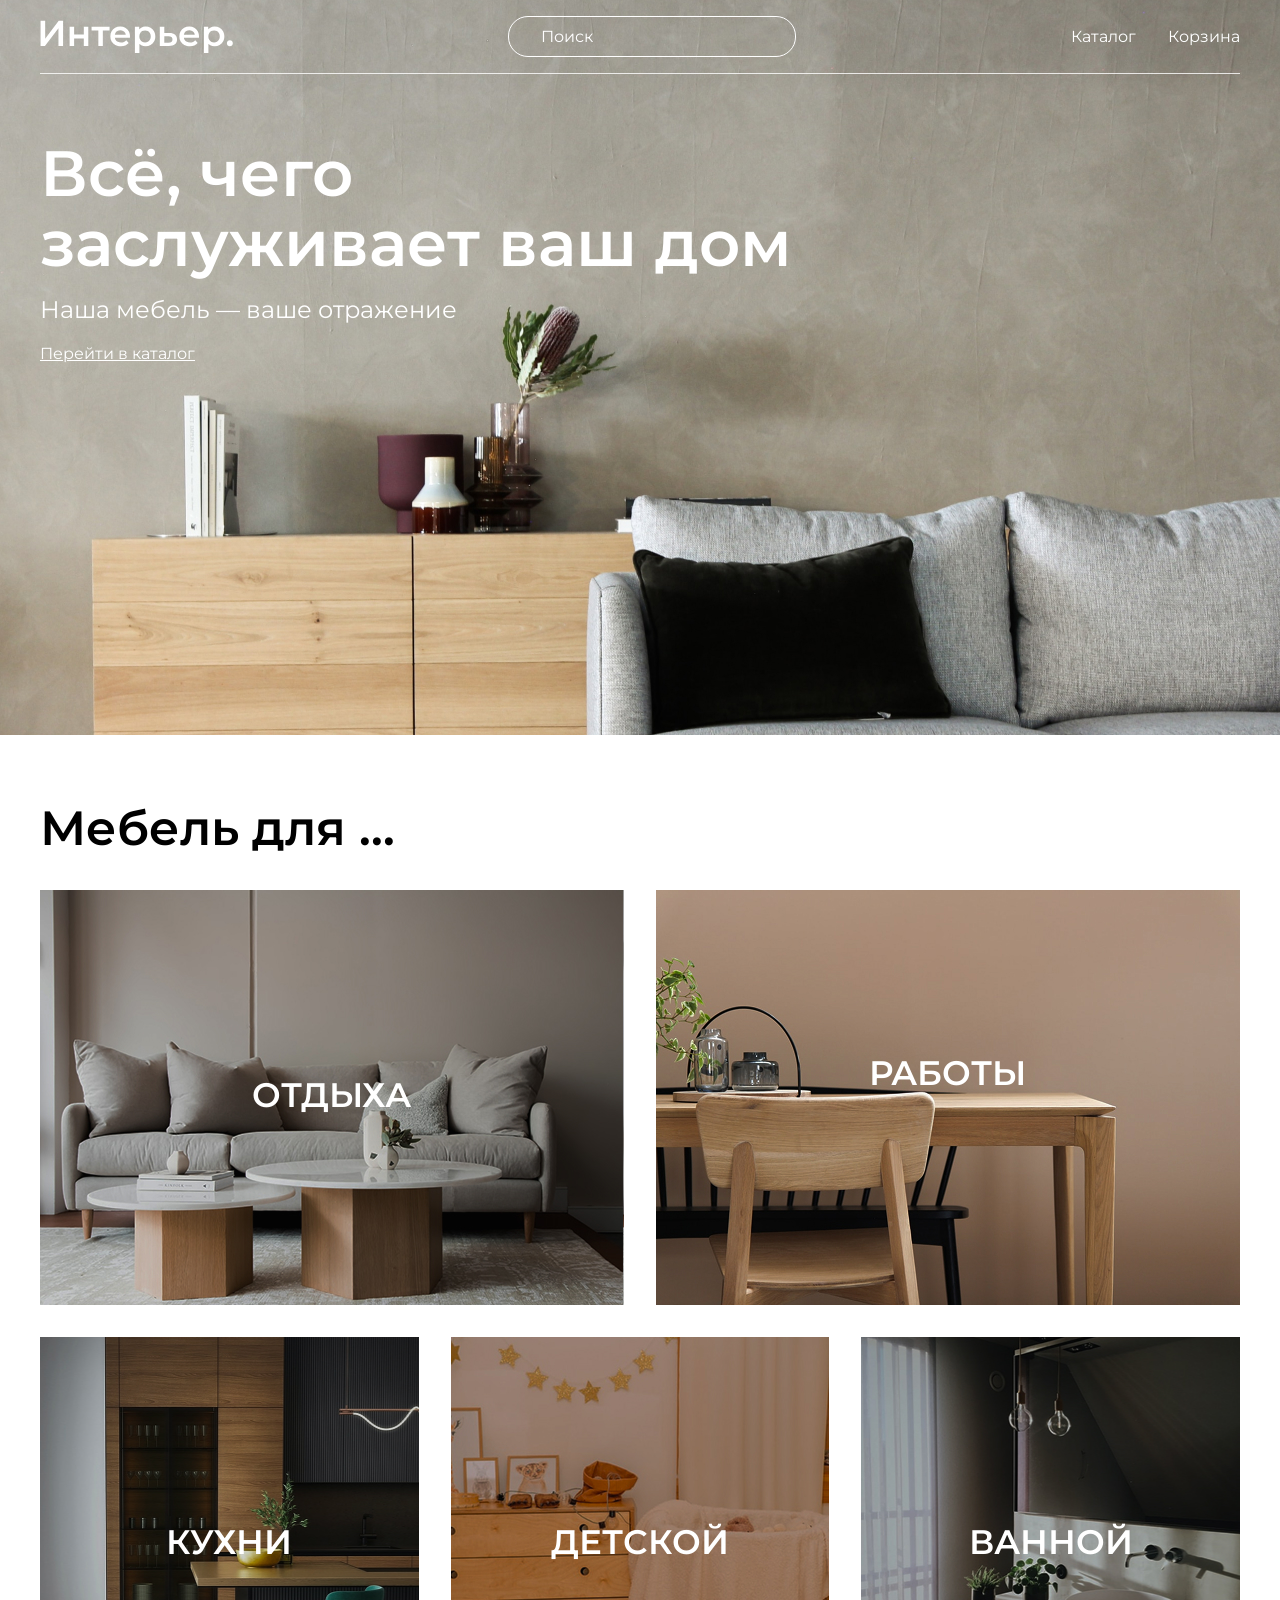
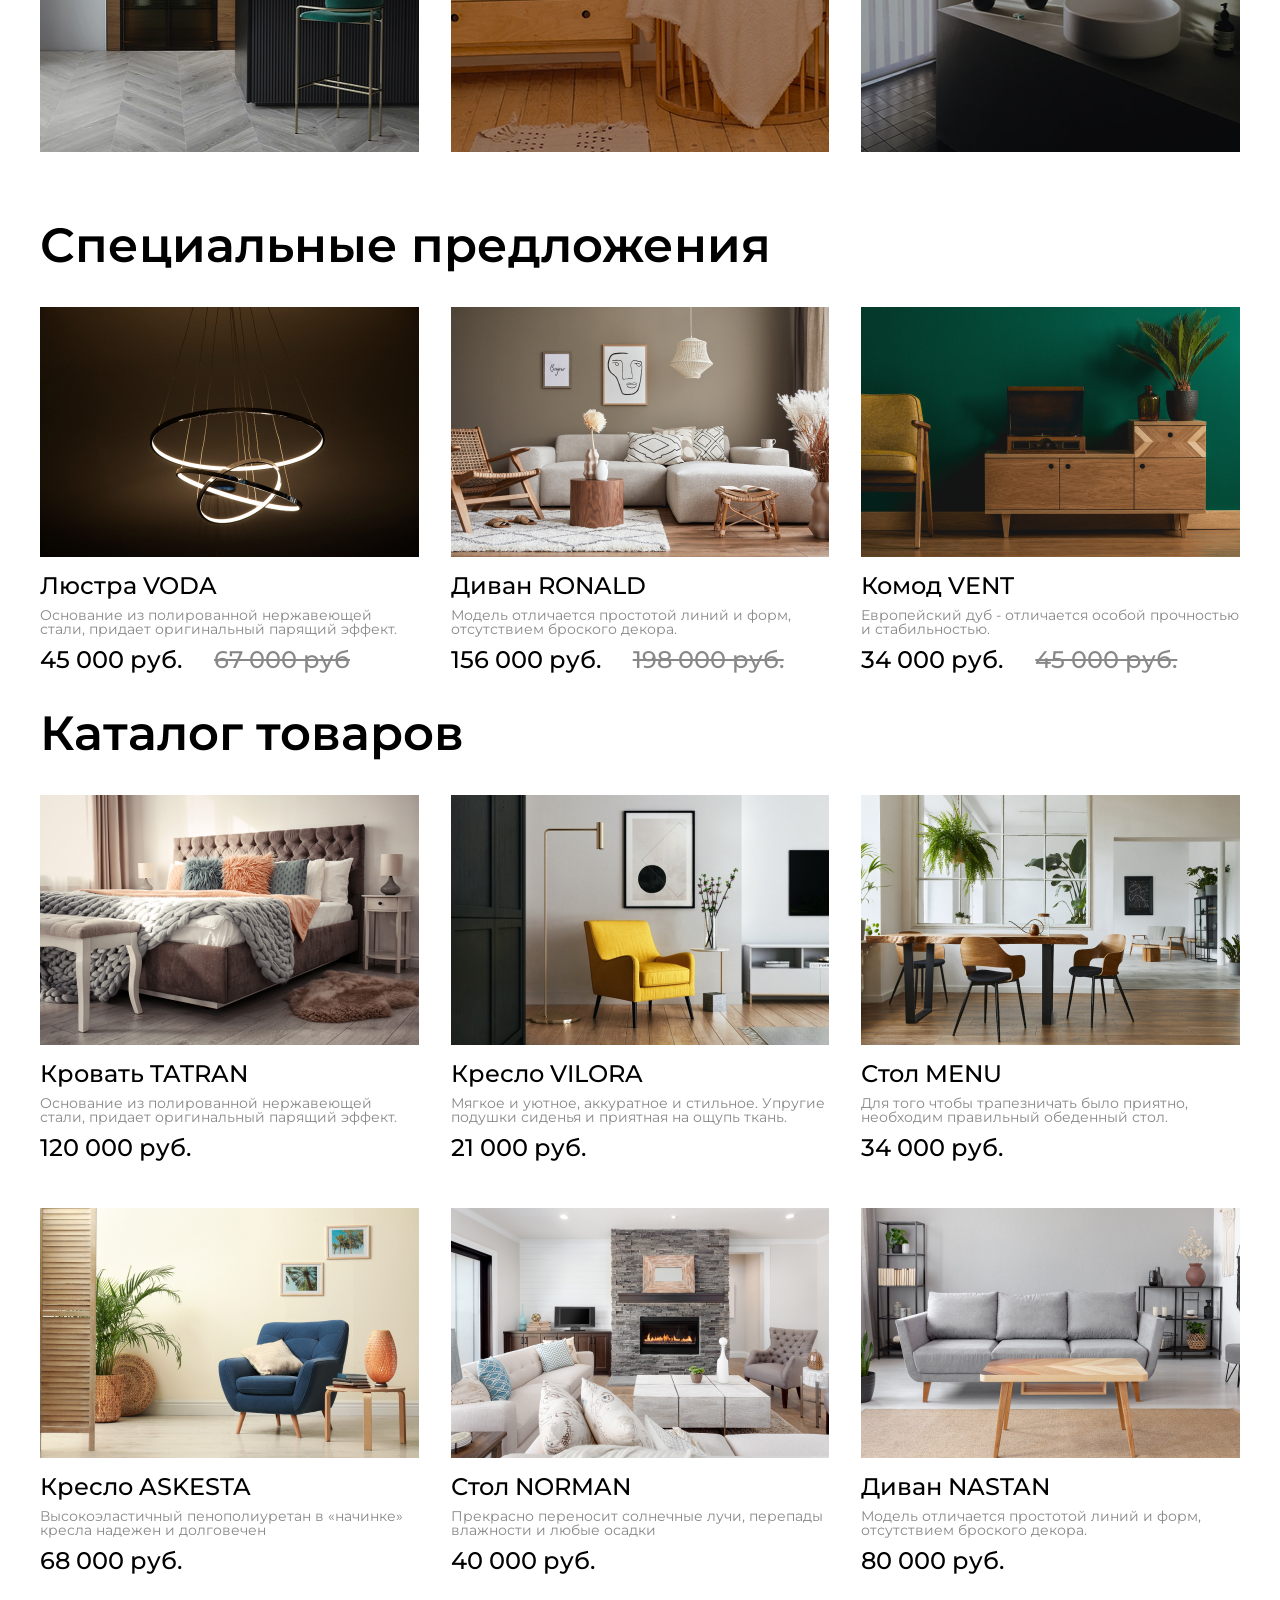
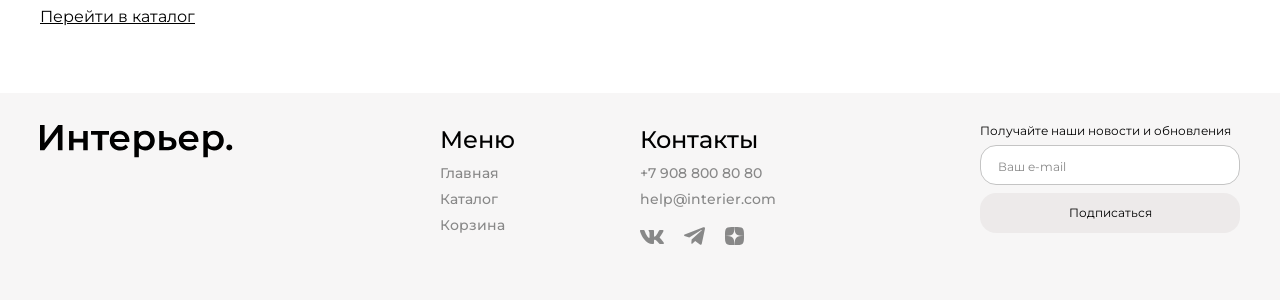
<file: index.html>
<!DOCTYPE html>
<html lang="en">
<head>
    <meta charset="UTF-8">
    <meta name="viewport" content="width=device-width, initial-scale=1.0">
    <title>HOME</title>
    <link rel="stylesheet" href="style.css">
    <link rel="preconnect" href="https://fonts.googleapis.com">
    <link rel="preconnect" href="https://fonts.gstatic.com" crossorigin>
    <link href="https://fonts.googleapis.com/css2?family=Montserrat:ital,wght@0,100..900;1,100..900&display=swap" rel="stylesheet">
</head>

<body class="body">
    <section class="first-page">
        <header class="header l-center">
            <svg xmlns="http://www.w3.org/2000/svg" width="193" height="33" viewBox="0 0 193 33" fill="none">
                <path d="M0.564 26V0.799998H5.172V18.692L18.708 0.799998H23.064V26H18.456V8.144L4.92 26H0.564ZM29.6256 26V6.776H34.1256V14.588H43.8096V6.776H48.3096V26H43.8096V18.404H34.1256V26H29.6256ZM58.3364 26V9.512L59.3804 10.592H51.5684V6.776H69.5684V10.592H61.7924L62.8364 9.512V26H58.3364ZM80.9528 26.252C78.8168 26.252 76.9448 25.832 75.3368 24.992C73.7528 24.128 72.5168 22.952 71.6288 21.464C70.7648 19.976 70.3328 18.284 70.3328 16.388C70.3328 14.468 70.7528 12.776 71.5928 11.312C72.4568 9.824 73.6328 8.66 75.1208 7.82C76.6328 6.98 78.3488 6.56 80.2688 6.56C82.1408 6.56 83.8088 6.968 85.2728 7.784C86.7368 8.6 87.8888 9.752 88.7288 11.24C89.5688 12.728 89.9888 14.48 89.9888 16.496C89.9888 16.688 89.9768 16.904 89.9528 17.144C89.9528 17.384 89.9408 17.612 89.9168 17.828H73.8968V14.84H87.5408L85.7768 15.776C85.8008 14.672 85.5728 13.7 85.0928 12.86C84.6128 12.02 83.9528 11.36 83.1128 10.88C82.2968 10.4 81.3488 10.16 80.2688 10.16C79.1648 10.16 78.1928 10.4 77.3528 10.88C76.5368 11.36 75.8888 12.032 75.4088 12.896C74.9528 13.736 74.7248 14.732 74.7248 15.884V16.604C74.7248 17.756 74.9888 18.776 75.5168 19.664C76.0448 20.552 76.7888 21.236 77.7488 21.716C78.7088 22.196 79.8128 22.436 81.0608 22.436C82.1408 22.436 83.1128 22.268 83.9768 21.932C84.8408 21.596 85.6088 21.068 86.2808 20.348L88.6928 23.12C87.8288 24.128 86.7368 24.908 85.4168 25.46C84.1208 25.988 82.6328 26.252 80.9528 26.252ZM105.567 26.252C104.007 26.252 102.579 25.892 101.283 25.172C100.011 24.452 98.9907 23.372 98.2227 21.932C97.4787 20.468 97.1067 18.62 97.1067 16.388C97.1067 14.132 97.4667 12.284 98.1867 10.844C98.9307 9.404 99.9387 8.336 101.211 7.64C102.483 6.92 103.935 6.56 105.567 6.56C107.463 6.56 109.131 6.968 110.571 7.784C112.035 8.6 113.187 9.74 114.027 11.204C114.891 12.668 115.323 14.396 115.323 16.388C115.323 18.38 114.891 20.12 114.027 21.608C113.187 23.072 112.035 24.212 110.571 25.028C109.131 25.844 107.463 26.252 105.567 26.252ZM94.9107 32.984V6.776H99.1947V11.312L99.0507 16.424L99.4107 21.536V32.984H94.9107ZM105.063 22.4C106.143 22.4 107.103 22.16 107.943 21.68C108.807 21.2 109.491 20.504 109.995 19.592C110.499 18.68 110.751 17.612 110.751 16.388C110.751 15.14 110.499 14.072 109.995 13.184C109.491 12.272 108.807 11.576 107.943 11.096C107.103 10.616 106.143 10.376 105.063 10.376C103.983 10.376 103.011 10.616 102.147 11.096C101.283 11.576 100.599 12.272 100.095 13.184C99.5907 14.072 99.3387 15.14 99.3387 16.388C99.3387 17.612 99.5907 18.68 100.095 19.592C100.599 20.504 101.283 21.2 102.147 21.68C103.011 22.16 103.983 22.4 105.063 22.4ZM129.449 13.112C131.921 13.112 133.805 13.664 135.101 14.768C136.397 15.872 137.045 17.432 137.045 19.448C137.045 21.536 136.325 23.168 134.885 24.344C133.445 25.496 131.417 26.06 128.801 26.036L119.801 26V6.776H124.301V13.076L129.449 13.112ZM128.405 22.724C129.725 22.748 130.733 22.472 131.429 21.896C132.125 21.32 132.473 20.48 132.473 19.376C132.473 18.272 132.125 17.48 131.429 17C130.757 16.496 129.749 16.232 128.405 16.208L124.301 16.172V22.688L128.405 22.724ZM149.965 26.252C147.829 26.252 145.957 25.832 144.349 24.992C142.765 24.128 141.529 22.952 140.641 21.464C139.777 19.976 139.345 18.284 139.345 16.388C139.345 14.468 139.765 12.776 140.605 11.312C141.469 9.824 142.645 8.66 144.133 7.82C145.645 6.98 147.361 6.56 149.281 6.56C151.153 6.56 152.821 6.968 154.285 7.784C155.749 8.6 156.901 9.752 157.741 11.24C158.581 12.728 159.001 14.48 159.001 16.496C159.001 16.688 158.989 16.904 158.965 17.144C158.965 17.384 158.953 17.612 158.929 17.828H142.909V14.84H156.553L154.789 15.776C154.813 14.672 154.585 13.7 154.105 12.86C153.625 12.02 152.965 11.36 152.125 10.88C151.309 10.4 150.361 10.16 149.281 10.16C148.177 10.16 147.205 10.4 146.365 10.88C145.549 11.36 144.901 12.032 144.421 12.896C143.965 13.736 143.737 14.732 143.737 15.884V16.604C143.737 17.756 144.001 18.776 144.529 19.664C145.057 20.552 145.801 21.236 146.761 21.716C147.721 22.196 148.825 22.436 150.073 22.436C151.153 22.436 152.125 22.268 152.989 21.932C153.853 21.596 154.621 21.068 155.293 20.348L157.705 23.12C156.841 24.128 155.749 24.908 154.429 25.46C153.133 25.988 151.645 26.252 149.965 26.252ZM174.578 26.252C173.018 26.252 171.59 25.892 170.294 25.172C169.022 24.452 168.002 23.372 167.234 21.932C166.49 20.468 166.118 18.62 166.118 16.388C166.118 14.132 166.478 12.284 167.198 10.844C167.942 9.404 168.95 8.336 170.222 7.64C171.494 6.92 172.946 6.56 174.578 6.56C176.474 6.56 178.142 6.968 179.582 7.784C181.046 8.6 182.198 9.74 183.038 11.204C183.902 12.668 184.334 14.396 184.334 16.388C184.334 18.38 183.902 20.12 183.038 21.608C182.198 23.072 181.046 24.212 179.582 25.028C178.142 25.844 176.474 26.252 174.578 26.252ZM163.922 32.984V6.776H168.206V11.312L168.062 16.424L168.422 21.536V32.984H163.922ZM174.074 22.4C175.154 22.4 176.114 22.16 176.954 21.68C177.818 21.2 178.502 20.504 179.006 19.592C179.51 18.68 179.762 17.612 179.762 16.388C179.762 15.14 179.51 14.072 179.006 13.184C178.502 12.272 177.818 11.576 176.954 11.096C176.114 10.616 175.154 10.376 174.074 10.376C172.994 10.376 172.022 10.616 171.158 11.096C170.294 11.576 169.61 12.272 169.106 13.184C168.602 14.072 168.35 15.14 168.35 16.388C168.35 17.612 168.602 18.68 169.106 19.592C169.61 20.504 170.294 21.2 171.158 21.68C172.022 22.16 172.994 22.4 174.074 22.4ZM189.865 26.252C189.049 26.252 188.353 25.976 187.777 25.424C187.201 24.848 186.913 24.128 186.913 23.264C186.913 22.352 187.201 21.632 187.777 21.104C188.353 20.552 189.049 20.276 189.865 20.276C190.681 20.276 191.377 20.552 191.953 21.104C192.529 21.632 192.817 22.352 192.817 23.264C192.817 24.128 192.529 24.848 191.953 25.424C191.377 25.976 190.681 26.252 189.865 26.252Z" fill="white"/>
            </svg>
            <input type="text" placeholder="Поиск" class="header__search" id="header">
            <nav class="header__link">
                <a href="catalog.html" class="header--link">Каталог</a>
                <details class="header-cart">
                    <summary class="header-cart__summary header--link">Корзина</summary>
                    <div class="header-cart__panel">
                        <form class="header-cart__form" action="#" method="get">
                            <div class="header-cart__list">
                                <article class="header-cart__item">
                                    <img src="./img/cart_menu.png" alt="" class="header-cart__img" width="88" height="88">
                                    <div class="header-cart__body">
                                        <h3 class="header-cart__title">Стол MENU</h3>
                                        <p class="header-cart__price">34 000 руб.</p>
                                        <div class="header-cart__links">
                                            <a href="#" class="header-cart__action">Избранные</a>
                                            <a href="#" class="header-cart__action">Удалить</a>
                                        </div>
                                    </div>
                                    <div class="header-cart__qty">
                                        <input type="number" name="header_qty_menu" value="1" min="1" class="header-cart__input" aria-label="Количество: Стол MENU">
                                    </div>
                                </article>
                                <article class="header-cart__item">
                                    <img src="./img/cart_nastan.png" alt="" class="header-cart__img" width="88" height="88">
                                    <div class="header-cart__body">
                                        <h3 class="header-cart__title">Диван NASTAN</h3>
                                        <p class="header-cart__price">80 000 руб.</p>
                                        <div class="header-cart__links">
                                            <a href="#" class="header-cart__action">Избранные</a>
                                            <a href="#" class="header-cart__action">Удалить</a>
                                        </div>
                                    </div>
                                    <div class="header-cart__qty">
                                        <input type="number" name="header_qty_nastan" value="1" min="1" class="header-cart__input" aria-label="Количество: Диван NASTAN">
                                    </div>
                                </article>
                            </div>
                            <div class="header-cart__footer">
                                <p class="header-cart__total">Итого: <strong>114 000 руб.</strong></p>
                                <a href="cart.html" class="header-cart__checkout">Оформить заказ</a>
                            </div>
                        </form>
                    </div>
                </details>
            </nav>
            <nav class="header__actions" aria-label="Быстрые действия">
                <button type="button" class="header__icon-btn" aria-label="Поиск">
                    <img src="./img/search.png" alt="" width="24" height="24">
                </button>
                <a href="catalog.html" class="header__icon-btn" aria-label="Каталог">
                    <img src="./img/catalog_logo.png" alt="" width="24" height="24">
                </a>
                <a href="cart.html" class="header__icon-btn" aria-label="Корзина">
                    <img src="./img/cart_logo.png" alt="" width="24" height="24">
                </a>
            </nav>
        </header>
    
        <section class="layout l-center">
            <h2 class="first-page__heading">Всё, чего заслуживает ваш дом</h2>
            <p class="first-page__paragraph">Наша мебель — ваше отражение</p>
            <a href="catalog.html" class="first-page__link">Перейти в каталог</a>
        </section>
    </section>

    <h2 class="section-header l-center">Мебель для ... </h2>
    <div class="articles l-center">
        <article class="article article--chill">
            <h2 class="article__text">ОТДЫХА</h2>
        </article>
    
        <article class="article article--work">
            <h2 class="article__text article__textwork">РАБОТЫ</h2>
        </article>
        
        <article class="article article--kitchen">
            <h2 class="article__text">КУХНИ</h2>
        </article>
    
        <article class="article article--children">
            <h2 class="article__text">ДЕТСКОЙ</h2>
        </article>    

        <article class="article article--bathroom">
            <h2 class="article__text">ВАННОЙ</h2>
        </article>
    </div>

    <h2 class="section-header l-center">Специальные предложения </h2>
    <div class="products--special products l-center">
        <article class="product">
            <!-- <div class="inner_images">
                <img src="./img/heart.png" alt="" class="inner_image_heart">
                <img src="./img/shopping-bag.png" alt="" class="inner_image_bag">
                <img src="./img/voda.jpg" alt="" class="voda__image">
            </div> -->
            <img src="./img/voda.jpg" alt="" class="product__image">
            <h3 class="product__heading">Люстра VODA</h3>
            <p class="product__paragraph">Основание из полированной нержавеющей стали, придает оригинальный парящий эффект.</p>
            <div class="product__prices">
                <h3 class="product__discprice">45 000 руб.</h3>
                <h3 class="product__price">67 000 руб</h3>
            </div>
        </article>

        <article class="product">
            <img src="./img/ronald.jpg" alt="" class="product__image">
            <h3 class="product__heading">Диван RONALD</h3>
            <p class="product__paragraph">Модель отличается простотой линий и форм, отсутствием броского декора.</p>
            <div class="product__prices">
                <h3 class="product__discprice">156 000 руб.</h3>
                <h3 class="product__price">198 000 руб.</h3>
            </div>
        </article>

        <article class="product">
            <img src="./img/vent.jpg" alt="" class="product__image">
            <h3 class="product__heading">Комод VENT</h3>
            <p class="product__paragraph">Европейский дуб - отличается особой прочностью и стабильностью.</p>
            <div class="product__prices">
                <h3 class="product__discprice">34 000 руб.</h3>
                <h3 class="product__price">45 000 руб.</h3>
            </div>
        </article>
    </div>

    <h2 class="section-header l-center">Каталог товаров</h2>
    <div class="products l-center">
        <article class="product">
            <img src="./img/tatran.jpg" alt="" class="product__image">
            <h3 class="product__heading">Кровать TATRAN</h3>
            <p class="product__paragraph">Основание из полированной нержавеющей стали, придает оригинальный парящий эффект.</p>
            <h3 class="product__discprice">120 000 руб.</h3>
        </article>

        <article class="product">
            <img src="./img/vilora.jpg" alt="" class="product__image">
            <h3 class="product__heading">Кресло VILORA</h3>
            <p class="product__paragraph">Мягкое и уютное, аккуратное и стильное. Упругие подушки сиденья и приятная на ощупь ткань. </p>
            <h3 class="product__discprice">21 000 руб.</h3>
        </article>

        <article class="product">
            <img src="./img/menu.jpg" alt="" class="product__image">
            <h3 class="product__heading">Стол MENU</h3>
            <p class="product__paragraph">Для того чтобы трапезничать было приятно, необходим правильный обеденный стол.</p>
            <h3 class="product__discprice">34 000 руб.</h3>
        </article>

        <article class="product">
            <img src="./img/askesta.jpg" alt="" class="product__image">
            <h3 class="product__heading">Кресло ASKESTA</h3>
            <p class="product__paragraph">Высокоэластичный пенополиуретан в «начинке» кресла надежен и долговечен</p>
            <h3 class="product__discprice">68 000 руб.</h3>
        </article>
        
        <article class="product">
            <img src="./img/norman.jpg" alt="" class="product__image">
            <h3 class="product__heading">Стол NORMAN</h3>
            <p class="product__paragraph">Прекрасно переносит солнечные лучи, перепады влажности и любые осадки</p>
            <h3 class="product__discprice">40 000 руб.</h3>
        </article>
        
        <article class="product">
            <img src="./img/nastan.jpg" alt="" class="product__image">
            <h3 class="product__heading">Диван NASTAN</h3>
            <p class="product__paragraph">Модель отличается простотой линий и форм, отсутствием броского декора. </p>
            <h3 class="product__discprice">80 000 руб.</h3>
        </article>
    </div>

    <a href="./catalog.html" class="section-link l-center">Перейти в каталог</a>

    <footer class="footer l-center">
        <svg class="footer__logo" xmlns="http://www.w3.org/2000/svg" width="193" height="33" viewBox="0 0 193 33" fill="none">
            <path d="M-2.563e-05 25.2V-5.05447e-05H4.60797V17.892L18.144 -5.05447e-05H22.5V25.2H17.892V7.34395L4.35597 25.2H-2.563e-05ZM29.0615 25.2V5.97595H33.5615V13.788H43.2455V5.97595H47.7455V25.2H43.2455V17.604H33.5615V25.2H29.0615ZM57.7724 25.2V8.71195L58.8164 9.79195H51.0044V5.97595H69.0044V9.79195H61.2284L62.2724 8.71195V25.2H57.7724ZM80.3888 25.452C78.2528 25.452 76.3808 25.032 74.7728 24.192C73.1888 23.328 71.9528 22.152 71.0648 20.664C70.2008 19.176 69.7688 17.484 69.7688 15.588C69.7688 13.668 70.1888 11.976 71.0288 10.512C71.8928 9.02395 73.0688 7.85995 74.5568 7.01995C76.0688 6.17995 77.7848 5.75995 79.7048 5.75995C81.5768 5.75995 83.2448 6.16795 84.7088 6.98395C86.1728 7.79995 87.3248 8.95195 88.1648 10.44C89.0048 11.928 89.4248 13.68 89.4248 15.696C89.4248 15.888 89.4128 16.104 89.3888 16.344C89.3888 16.584 89.3768 16.812 89.3528 17.028H73.3328V14.04H86.9768L85.2128 14.976C85.2368 13.872 85.0088 12.9 84.5288 12.06C84.0488 11.22 83.3888 10.56 82.5488 10.08C81.7328 9.59995 80.7848 9.35995 79.7048 9.35995C78.6008 9.35995 77.6288 9.59995 76.7888 10.08C75.9728 10.56 75.3248 11.232 74.8448 12.096C74.3888 12.936 74.1608 13.932 74.1608 15.084V15.804C74.1608 16.956 74.4248 17.976 74.9528 18.864C75.4808 19.752 76.2248 20.436 77.1848 20.916C78.1448 21.396 79.2488 21.636 80.4968 21.636C81.5768 21.636 82.5488 21.468 83.4128 21.132C84.2768 20.796 85.0448 20.268 85.7168 19.548L88.1288 22.32C87.2648 23.328 86.1728 24.108 84.8528 24.66C83.5568 25.188 82.0688 25.452 80.3888 25.452ZM105.003 25.452C103.443 25.452 102.015 25.092 100.719 24.372C99.4467 23.652 98.4267 22.572 97.6587 21.132C96.9147 19.668 96.5427 17.82 96.5427 15.588C96.5427 13.332 96.9027 11.484 97.6227 10.0439C98.3667 8.60395 99.3747 7.53595 100.647 6.83995C101.919 6.11995 103.371 5.75995 105.003 5.75995C106.899 5.75995 108.567 6.16795 110.007 6.98395C111.471 7.79995 112.623 8.93995 113.463 10.404C114.327 11.868 114.759 13.596 114.759 15.588C114.759 17.58 114.327 19.32 113.463 20.808C112.623 22.272 111.471 23.412 110.007 24.228C108.567 25.044 106.899 25.452 105.003 25.452ZM94.3467 32.184V5.97595H98.6307V10.512L98.4867 15.624L98.8467 20.736V32.184H94.3467ZM104.499 21.6C105.579 21.6 106.539 21.36 107.379 20.88C108.243 20.4 108.927 19.704 109.431 18.792C109.935 17.88 110.187 16.812 110.187 15.588C110.187 14.34 109.935 13.272 109.431 12.384C108.927 11.472 108.243 10.776 107.379 10.2959C106.539 9.81595 105.579 9.57595 104.499 9.57595C103.419 9.57595 102.447 9.81595 101.583 10.2959C100.719 10.776 100.035 11.472 99.5307 12.384C99.0267 13.272 98.7747 14.34 98.7747 15.588C98.7747 16.812 99.0267 17.88 99.5307 18.792C100.035 19.704 100.719 20.4 101.583 20.88C102.447 21.36 103.419 21.6 104.499 21.6ZM128.885 12.312C131.357 12.312 133.241 12.864 134.537 13.968C135.833 15.072 136.481 16.632 136.481 18.648C136.481 20.736 135.761 22.368 134.321 23.544C132.881 24.696 130.853 25.26 128.237 25.236L119.237 25.2V5.97595H123.737V12.276L128.885 12.312ZM127.841 21.924C129.161 21.948 130.169 21.672 130.865 21.096C131.561 20.52 131.909 19.68 131.909 18.576C131.909 17.472 131.561 16.68 130.865 16.2C130.193 15.696 129.185 15.432 127.841 15.408L123.737 15.372V21.888L127.841 21.924ZM149.401 25.452C147.265 25.452 145.393 25.032 143.785 24.192C142.201 23.328 140.965 22.152 140.077 20.664C139.213 19.176 138.781 17.484 138.781 15.588C138.781 13.668 139.201 11.976 140.041 10.512C140.905 9.02395 142.081 7.85995 143.569 7.01995C145.081 6.17995 146.797 5.75995 148.717 5.75995C150.589 5.75995 152.257 6.16795 153.721 6.98395C155.185 7.79995 156.337 8.95195 157.177 10.44C158.017 11.928 158.437 13.68 158.437 15.696C158.437 15.888 158.425 16.104 158.401 16.344C158.401 16.584 158.389 16.812 158.365 17.028H142.345V14.04H155.989L154.225 14.976C154.249 13.872 154.021 12.9 153.541 12.06C153.061 11.22 152.401 10.56 151.561 10.08C150.745 9.59995 149.797 9.35995 148.717 9.35995C147.613 9.35995 146.641 9.59995 145.801 10.08C144.985 10.56 144.337 11.232 143.857 12.096C143.401 12.936 143.173 13.932 143.173 15.084V15.804C143.173 16.956 143.437 17.976 143.965 18.864C144.493 19.752 145.237 20.436 146.197 20.916C147.157 21.396 148.261 21.636 149.509 21.636C150.589 21.636 151.561 21.468 152.425 21.132C153.289 20.796 154.057 20.268 154.729 19.548L157.141 22.32C156.277 23.328 155.185 24.108 153.865 24.66C152.569 25.188 151.081 25.452 149.401 25.452ZM174.014 25.452C172.454 25.452 171.026 25.092 169.73 24.372C168.458 23.652 167.438 22.572 166.67 21.132C165.926 19.668 165.554 17.82 165.554 15.588C165.554 13.332 165.914 11.484 166.634 10.0439C167.378 8.60395 168.386 7.53595 169.658 6.83995C170.93 6.11995 172.382 5.75995 174.014 5.75995C175.91 5.75995 177.578 6.16795 179.018 6.98395C180.482 7.79995 181.634 8.93995 182.474 10.404C183.338 11.868 183.77 13.596 183.77 15.588C183.77 17.58 183.338 19.32 182.474 20.808C181.634 22.272 180.482 23.412 179.018 24.228C177.578 25.044 175.91 25.452 174.014 25.452ZM163.358 32.184V5.97595H167.642V10.512L167.498 15.624L167.858 20.736V32.184H163.358ZM173.51 21.6C174.59 21.6 175.55 21.36 176.39 20.88C177.254 20.4 177.938 19.704 178.442 18.792C178.946 17.88 179.198 16.812 179.198 15.588C179.198 14.34 178.946 13.272 178.442 12.384C177.938 11.472 177.254 10.776 176.39 10.2959C175.55 9.81595 174.59 9.57595 173.51 9.57595C172.43 9.57595 171.458 9.81595 170.594 10.2959C169.73 10.776 169.046 11.472 168.542 12.384C168.038 13.272 167.786 14.34 167.786 15.588C167.786 16.812 168.038 17.88 168.542 18.792C169.046 19.704 169.73 20.4 170.594 20.88C171.458 21.36 172.43 21.6 173.51 21.6ZM189.301 25.452C188.485 25.452 187.789 25.176 187.213 24.624C186.637 24.048 186.349 23.328 186.349 22.464C186.349 21.552 186.637 20.832 187.213 20.304C187.789 19.752 188.485 19.476 189.301 19.476C190.117 19.476 190.813 19.752 191.389 20.304C191.965 20.832 192.253 21.552 192.253 22.464C192.253 23.328 191.965 24.048 191.389 24.624C190.813 25.176 190.117 25.452 189.301 25.452Z" fill="black"/>
        </svg>

        <div class="footer__menu">
            <h2 class="footer__heading">Меню</h2>
            <a href="index.html" class="footer__links">Главная</a>
            <a href="catalog.html" class="footer__links">Каталог</a>
            <a href="cart.html" class="footer__links">Корзина</a>
        </div>

        <div class="footer__contacts">
            <h2 class="footer__heading">Контакты</h2>
            <a href="" class="footer__links">+7 908 800 80 80</a>
            <a href="" class="footer__links">help@interier.com</a> 
            <div class="footer__icons">
                <a href="https://vk.com/" class="footer__icon"><img src="img/vk.svg" alt="VK"></a>
                <a href="https://telegram.org/" class="footer__icon"><img src="img/telegram.svg" alt="Telegram"></a>
                <a href="https://dzen.ru/" class="footer__icon"><img src="img/dzen.svg" alt="Dzen"></a>
            </div>
        </div>

        <div class="footer__subscription">
            <p class="footer__text">Получайте наши новости и обновления</p>
            <input type="email" class="footer__input" id="footer" placeholder="Ваш e-mail">
            <button class="footer__button">Подписаться</button>
        </div>
    </footer>
</body>

</html>
</file>
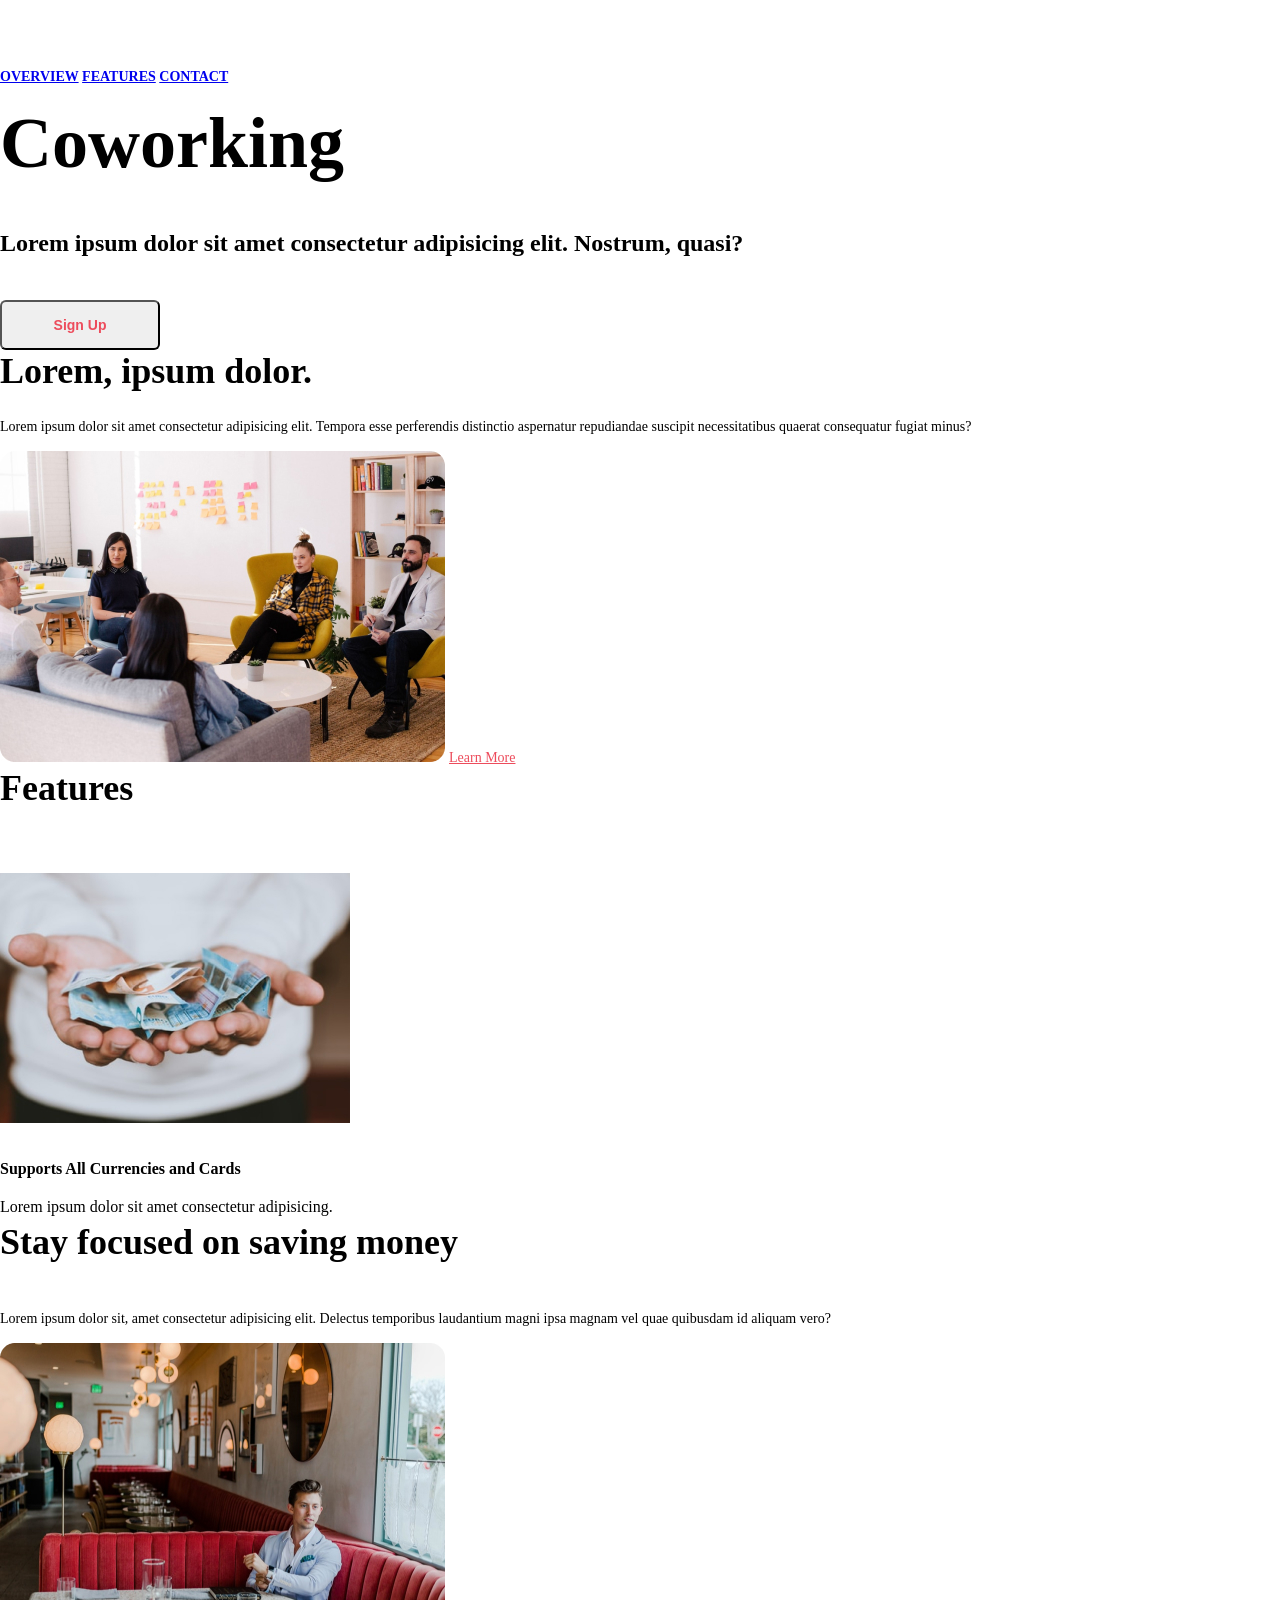
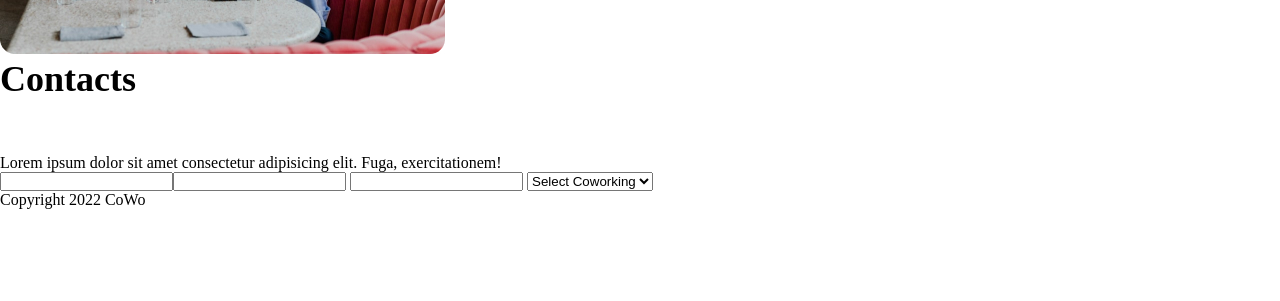
<file: test/index.html>
<!DOCTYPE html>
<html lang="en">
<head>
    <meta charset="UTF-8">
    <meta name="viewport" content="width=device-width, initial-scale=1.0">
    <title>INDEX TEST</title>
    <link rel="stylesheet" href="style.css">
</head>

<body>
    <header class="header">
        <img src="img/logo_landing.svg" alt="">
        <section class="landing_header">
            <a href="#">OVERVIEW</a>
            <a href="#">FEATURES</a>
            <a href="#">CONTACT</a>
        </section>
    </header>

    <section>
        <h1 class="coworking_heading">Coworking</h1>
        <p class="p_10_text">Lorem ipsum dolor sit amet consectetur adipisicing elit. Nostrum, quasi?</p>
        <button class="signup_button">Sign Up</button>
    </section>

    <section>
        <h3 class="h3_heading">Lorem, ipsum dolor.</h3>
        <p class="p_20_text">Lorem ipsum dolor sit amet consectetur adipisicing elit.
        Tempora esse perferendis distinctio aspernatur repudiandae suscipit necessitatibus quaerat consequatur fugiat minus?</p>
        <img src="img/photo1landing.jpg" alt="">
        <a href="#" class="learn_more_link">Learn More</a>
    </section>

    <section>
        <h2 class="h2_heading">Features</h2>
        <img src="img/features1.jpg" alt="">
        <h4 class="h4_supports">Supports All Currencies and Cards</h4>
        <p class="p_7_text">Lorem ipsum dolor sit amet consectetur adipisicing.</p>   
    </section>

    <section>
        <h2 class="h2_stay_focused">Stay focused on saving money</h2>
        <p class="p_20_text">Lorem ipsum dolor sit, amet consectetur adipisicing elit. Delectus temporibus laudantium magni ipsa magnam vel quae quibusdam id aliquam vero?</p>
        <img src="img/stay.jpg" alt="">
    </section>

    <section>
        <h2 class="h2_contacts">Contacts</h2>
        <p>Lorem ipsum dolor sit amet consectetur adipisicing elit. Fuga, exercitationem!</p>
        <form action="">
            <input type="text"><input type="text">
            <input type="number">
            <select name="" id="">
                <option value="">Select Coworking</option>
            </select>
        </form>
    </section>

    <footer class="footer">
        <p>Copyright 2022 CoWo</p>
    </footer>

</body>
</html>
</file>
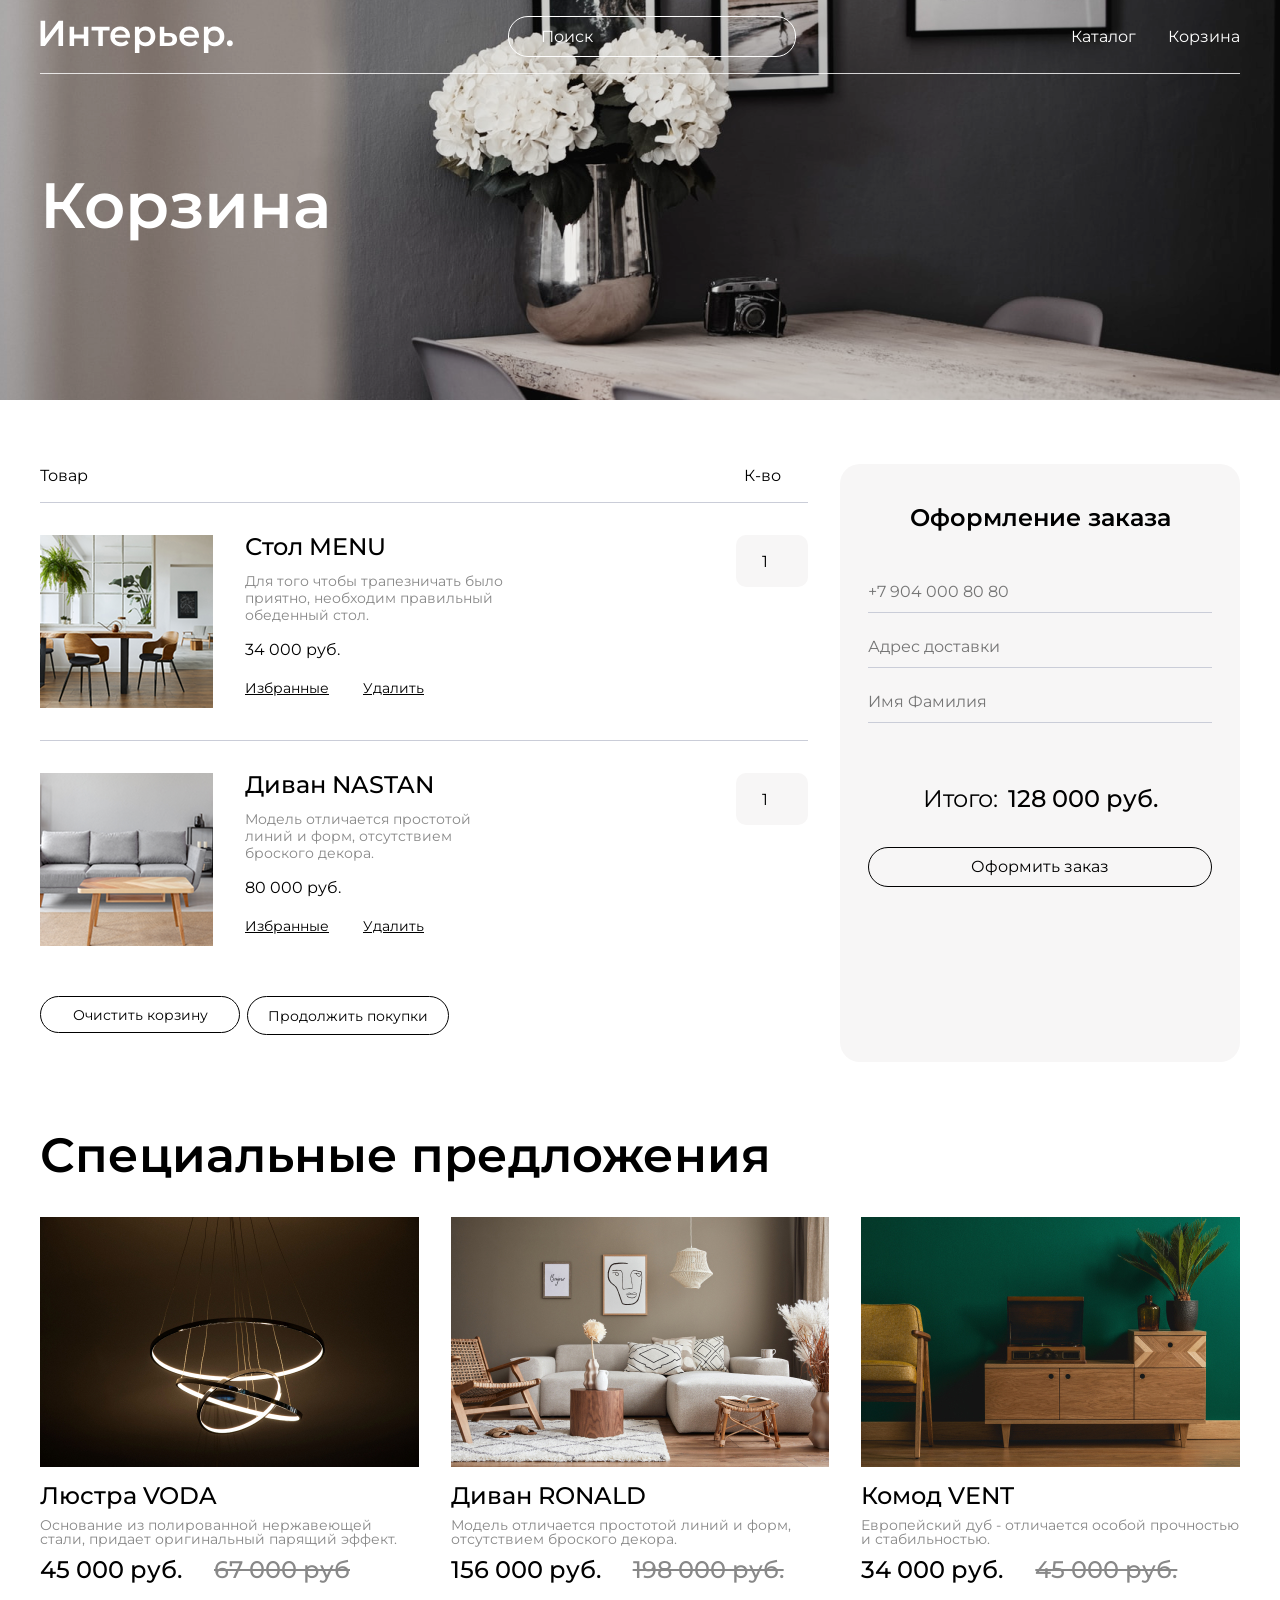
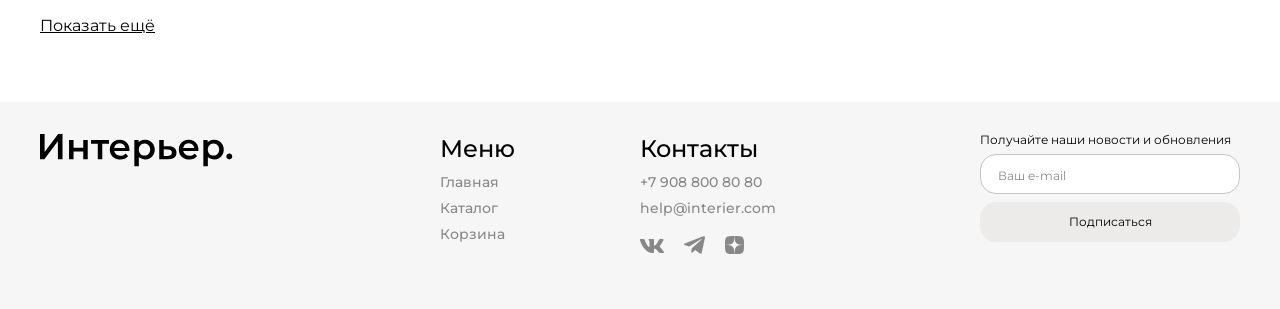
<file: cart.html>
<!DOCTYPE html>
<html lang="en">
<head>
    <meta charset="UTF-8">
    <meta name="viewport" content="width=device-width, initial-scale=1.0">
    <title>CART</title>
    <link rel="stylesheet" href="style.css">
    <link rel="preconnect" href="https://fonts.googleapis.com">
    <link rel="preconnect" href="https://fonts.gstatic.com" crossorigin>
    <link href="https://fonts.googleapis.com/css2?family=Montserrat:ital,wght@0,100..900;1,100..900&display=swap" rel="stylesheet">
</head>

<body class="body">
    <section class="first-page first-page--cart">
        <header class="header l-center">
            <svg xmlns="http://www.w3.org/2000/svg" width="193" height="33" viewBox="0 0 193 33" fill="none">
                <path d="M0.564 26V0.799998H5.172V18.692L18.708 0.799998H23.064V26H18.456V8.144L4.92 26H0.564ZM29.6256 26V6.776H34.1256V14.588H43.8096V6.776H48.3096V26H43.8096V18.404H34.1256V26H29.6256ZM58.3364 26V9.512L59.3804 10.592H51.5684V6.776H69.5684V10.592H61.7924L62.8364 9.512V26H58.3364ZM80.9528 26.252C78.8168 26.252 76.9448 25.832 75.3368 24.992C73.7528 24.128 72.5168 22.952 71.6288 21.464C70.7648 19.976 70.3328 18.284 70.3328 16.388C70.3328 14.468 70.7528 12.776 71.5928 11.312C72.4568 9.824 73.6328 8.66 75.1208 7.82C76.6328 6.98 78.3488 6.56 80.2688 6.56C82.1408 6.56 83.8088 6.968 85.2728 7.784C86.7368 8.6 87.8888 9.752 88.7288 11.24C89.5688 12.728 89.9888 14.48 89.9888 16.496C89.9888 16.688 89.9768 16.904 89.9528 17.144C89.9528 17.384 89.9408 17.612 89.9168 17.828H73.8968V14.84H87.5408L85.7768 15.776C85.8008 14.672 85.5728 13.7 85.0928 12.86C84.6128 12.02 83.9528 11.36 83.1128 10.88C82.2968 10.4 81.3488 10.16 80.2688 10.16C79.1648 10.16 78.1928 10.4 77.3528 10.88C76.5368 11.36 75.8888 12.032 75.4088 12.896C74.9528 13.736 74.7248 14.732 74.7248 15.884V16.604C74.7248 17.756 74.9888 18.776 75.5168 19.664C76.0448 20.552 76.7888 21.236 77.7488 21.716C78.7088 22.196 79.8128 22.436 81.0608 22.436C82.1408 22.436 83.1128 22.268 83.9768 21.932C84.8408 21.596 85.6088 21.068 86.2808 20.348L88.6928 23.12C87.8288 24.128 86.7368 24.908 85.4168 25.46C84.1208 25.988 82.6328 26.252 80.9528 26.252ZM105.567 26.252C104.007 26.252 102.579 25.892 101.283 25.172C100.011 24.452 98.9907 23.372 98.2227 21.932C97.4787 20.468 97.1067 18.62 97.1067 16.388C97.1067 14.132 97.4667 12.284 98.1867 10.844C98.9307 9.404 99.9387 8.336 101.211 7.64C102.483 6.92 103.935 6.56 105.567 6.56C107.463 6.56 109.131 6.968 110.571 7.784C112.035 8.6 113.187 9.74 114.027 11.204C114.891 12.668 115.323 14.396 115.323 16.388C115.323 18.38 114.891 20.12 114.027 21.608C113.187 23.072 112.035 24.212 110.571 25.028C109.131 25.844 107.463 26.252 105.567 26.252ZM94.9107 32.984V6.776H99.1947V11.312L99.0507 16.424L99.4107 21.536V32.984H94.9107ZM105.063 22.4C106.143 22.4 107.103 22.16 107.943 21.68C108.807 21.2 109.491 20.504 109.995 19.592C110.499 18.68 110.751 17.612 110.751 16.388C110.751 15.14 110.499 14.072 109.995 13.184C109.491 12.272 108.807 11.576 107.943 11.096C107.103 10.616 106.143 10.376 105.063 10.376C103.983 10.376 103.011 10.616 102.147 11.096C101.283 11.576 100.599 12.272 100.095 13.184C99.5907 14.072 99.3387 15.14 99.3387 16.388C99.3387 17.612 99.5907 18.68 100.095 19.592C100.599 20.504 101.283 21.2 102.147 21.68C103.011 22.16 103.983 22.4 105.063 22.4ZM129.449 13.112C131.921 13.112 133.805 13.664 135.101 14.768C136.397 15.872 137.045 17.432 137.045 19.448C137.045 21.536 136.325 23.168 134.885 24.344C133.445 25.496 131.417 26.06 128.801 26.036L119.801 26V6.776H124.301V13.076L129.449 13.112ZM128.405 22.724C129.725 22.748 130.733 22.472 131.429 21.896C132.125 21.32 132.473 20.48 132.473 19.376C132.473 18.272 132.125 17.48 131.429 17C130.757 16.496 129.749 16.232 128.405 16.208L124.301 16.172V22.688L128.405 22.724ZM149.965 26.252C147.829 26.252 145.957 25.832 144.349 24.992C142.765 24.128 141.529 22.952 140.641 21.464C139.777 19.976 139.345 18.284 139.345 16.388C139.345 14.468 139.765 12.776 140.605 11.312C141.469 9.824 142.645 8.66 144.133 7.82C145.645 6.98 147.361 6.56 149.281 6.56C151.153 6.56 152.821 6.968 154.285 7.784C155.749 8.6 156.901 9.752 157.741 11.24C158.581 12.728 159.001 14.48 159.001 16.496C159.001 16.688 158.989 16.904 158.965 17.144C158.965 17.384 158.953 17.612 158.929 17.828H142.909V14.84H156.553L154.789 15.776C154.813 14.672 154.585 13.7 154.105 12.86C153.625 12.02 152.965 11.36 152.125 10.88C151.309 10.4 150.361 10.16 149.281 10.16C148.177 10.16 147.205 10.4 146.365 10.88C145.549 11.36 144.901 12.032 144.421 12.896C143.965 13.736 143.737 14.732 143.737 15.884V16.604C143.737 17.756 144.001 18.776 144.529 19.664C145.057 20.552 145.801 21.236 146.761 21.716C147.721 22.196 148.825 22.436 150.073 22.436C151.153 22.436 152.125 22.268 152.989 21.932C153.853 21.596 154.621 21.068 155.293 20.348L157.705 23.12C156.841 24.128 155.749 24.908 154.429 25.46C153.133 25.988 151.645 26.252 149.965 26.252ZM174.578 26.252C173.018 26.252 171.59 25.892 170.294 25.172C169.022 24.452 168.002 23.372 167.234 21.932C166.49 20.468 166.118 18.62 166.118 16.388C166.118 14.132 166.478 12.284 167.198 10.844C167.942 9.404 168.95 8.336 170.222 7.64C171.494 6.92 172.946 6.56 174.578 6.56C176.474 6.56 178.142 6.968 179.582 7.784C181.046 8.6 182.198 9.74 183.038 11.204C183.902 12.668 184.334 14.396 184.334 16.388C184.334 18.38 183.902 20.12 183.038 21.608C182.198 23.072 181.046 24.212 179.582 25.028C178.142 25.844 176.474 26.252 174.578 26.252ZM163.922 32.984V6.776H168.206V11.312L168.062 16.424L168.422 21.536V32.984H163.922ZM174.074 22.4C175.154 22.4 176.114 22.16 176.954 21.68C177.818 21.2 178.502 20.504 179.006 19.592C179.51 18.68 179.762 17.612 179.762 16.388C179.762 15.14 179.51 14.072 179.006 13.184C178.502 12.272 177.818 11.576 176.954 11.096C176.114 10.616 175.154 10.376 174.074 10.376C172.994 10.376 172.022 10.616 171.158 11.096C170.294 11.576 169.61 12.272 169.106 13.184C168.602 14.072 168.35 15.14 168.35 16.388C168.35 17.612 168.602 18.68 169.106 19.592C169.61 20.504 170.294 21.2 171.158 21.68C172.022 22.16 172.994 22.4 174.074 22.4ZM189.865 26.252C189.049 26.252 188.353 25.976 187.777 25.424C187.201 24.848 186.913 24.128 186.913 23.264C186.913 22.352 187.201 21.632 187.777 21.104C188.353 20.552 189.049 20.276 189.865 20.276C190.681 20.276 191.377 20.552 191.953 21.104C192.529 21.632 192.817 22.352 192.817 23.264C192.817 24.128 192.529 24.848 191.953 25.424C191.377 25.976 190.681 26.252 189.865 26.252Z" fill="white"/>
            </svg>
            <input type="text" placeholder="Поиск" class="header__search" id="header">
            <nav class="header__link">
                <a href="catalog.html" class="header--link">Каталог</a>
                <details class="header-cart">
                    <summary class="header-cart__summary header--link">Корзина</summary>
                    <div class="header-cart__panel">
                        <form class="header-cart__form" action="#" method="get">
                            <div class="header-cart__list">
                                <article class="header-cart__item">
                                    <img src="./img/cart_menu.png" alt="" class="header-cart__img" width="88" height="88">
                                    <div class="header-cart__body">
                                        <h3 class="header-cart__title">Стол MENU</h3>
                                        <p class="header-cart__price">34 000 руб.</p>
                                        <div class="header-cart__links">
                                            <a href="#" class="header-cart__action">Избранные</a>
                                            <a href="#" class="header-cart__action">Удалить</a>
                                        </div>
                                    </div>
                                    <div class="header-cart__qty">
                                        <input type="number" name="header_qty_menu" value="1" min="1" class="header-cart__input" aria-label="Количество: Стол MENU">
                                    </div>
                                </article>
                                <article class="header-cart__item">
                                    <img src="./img/cart_nastan.png" alt="" class="header-cart__img" width="88" height="88">
                                    <div class="header-cart__body">
                                        <h3 class="header-cart__title">Диван NASTAN</h3>
                                        <p class="header-cart__price">80 000 руб.</p>
                                        <div class="header-cart__links">
                                            <a href="#" class="header-cart__action">Избранные</a>
                                            <a href="#" class="header-cart__action">Удалить</a>
                                        </div>
                                    </div>
                                    <div class="header-cart__qty">
                                        <input type="number" name="header_qty_nastan" value="1" min="1" class="header-cart__input" aria-label="Количество: Диван NASTAN">
                                    </div>
                                </article>
                            </div>
                            <div class="header-cart__footer">
                                <p class="header-cart__total">Итого: <strong>114 000 руб.</strong></p>
                                <a href="cart.html" class="header-cart__checkout">Оформить заказ</a>
                            </div>
                        </form>
                    </div>
                </details>
            </nav>
            <nav class="header__actions" aria-label="Быстрые действия">
                <button type="button" class="header__icon-btn" aria-label="Поиск">
                    <img src="./img/search.png" alt="" width="24" height="24">
                </button>
                <a href="catalog.html" class="header__icon-btn" aria-label="Каталог">
                    <img src="./img/catalog_logo.png" alt="" width="24" height="24">
                </a>
                <a href="cart.html" class="header__icon-btn" aria-label="Корзина">
                    <img src="./img/cart_logo.png" alt="" width="24" height="24">
                </a>
            </nav>
        </header>
    
        <h1 class="first-page__heading l-center catalog-topbar">Корзина</h1>
    </section>

    <div class="cart">
        <div class="cart__content">
            <div class="cart__name-box">
                <p>Товар</p>
                <p style="padding-right: 27px;">К-во</p>
            </div>

            <div class="cart__item">
                <div class="cart__left">
                    <img src="./img/cart_menu.png" alt="cart image" class="cart__images">
                    <div class="cart__info">
                        <h2 class="cart__heading">Стол MENU</h2>
                        <p class="cart__info-text">Для того чтобы трапезничать было приятно, необходим правильный обеденный стол.</p>
                        <p class="cart__sum">34 000 руб.</p>
                        <div>
                            <a href="#" class="cart__link-box">Избранные</a>
                            <a href="#" class="cart__link-box">Удалить</a>
                        </div>
                    </div>
                </div>
                <input type="number" value="1" min="1">    
            </div>

            <div class="cart__item">
                <div class="cart__left">
                    <img src="./img/cart_nastan.png" alt="cart image" class="cart__images">
                    <div class="cart__info">
                        <h2 class="cart__heading">Диван NASTAN</h2>
                        <p class="cart__info-text">Модель отличается простотой линий и форм, отсутствием броского декора. </p>
                        <p class="cart__sum">80 000 руб.</p>
                        <div>
                            <a href="#" class="cart__link-box">Избранные</a>
                            <a href="#" class="cart__link-box">Удалить</a>
                        </div>
                    </div>
                </div>
                <input type="number" value="1" min="1" class="cart__input">    
            </div>

            <div class="cart__actions l-center">
                <button class="cart__buttons">Очистить корзину</button>
                <a href="catalog.html" class="cart__actions-link cart__buttons">Продолжить покупки</a>
            </div>
        </div>

        <div class="cart__form">
            <div class="cart__form-content">
                <h3 class="cart__form-title">Оформление заказа</h3>
            
                <div class="cart__inputs">
                    <input type="tel" placeholder="+7 904 000 80 80">
                    <input type="text" placeholder="Адрес доставки">
                    <input type="text" placeholder="Имя Фамилия">
                </div>

                <div class="cart__total">
                    <p class="cart__total-text">Итого: </p>
                    <p class="cart__total-sum">128 000 руб.</p>
                </div>
            
                <button class="cart__submit">Оформить заказ</button>
            </div>
        </div>
    </div>

    <h2 class="section-header l-center">Специальные предложения </h2>
    <div class="products--special products l-center">
        <article class="product">
            <img src="./img/voda.jpg" alt="" class="product__image">
            <h3 class="product__heading">Люстра VODA</h3>
            <p class="product__paragraph">Основание из полированной нержавеющей стали, придает оригинальный парящий эффект.</p>
            <div class="product__prices">
                <h3 class="product__discprice">45 000 руб.</h3>
                <h3 class="product__price">67 000 руб</h3>
            </div>
        </article>

        <article class="product">
            <img src="./img/ronald.jpg" alt="" class="product__image">
            <h3 class="product__heading">Диван RONALD</h3>
            <p class="product__paragraph">Модель отличается простотой линий и форм, отсутствием броского декора.</p>
            <div class="product__prices">
                <h3 class="product__discprice">156 000 руб.</h3>
                <h3 class="product__price">198 000 руб.</h3>
            </div>
        </article>

        <article class="product">
            <img src="./img/vent.jpg" alt="" class="product__image">
            <h3 class="product__heading">Комод VENT</h3>
            <p class="product__paragraph">Европейский дуб - отличается особой прочностью и стабильностью.</p>
            <div class="product__prices">
                <h3 class="product__discprice">34 000 руб.</h3>
                <h3 class="product__price">45 000 руб.</h3>
            </div>
        </article>
    </div>

    <a href="catalog.html" class="section-link l-center">Показать ещё</a>

    <footer class="footer l-center">
        <svg class="footer__logo" xmlns="http://www.w3.org/2000/svg" width="193" height="33" viewBox="0 0 193 33" fill="none">
            <path d="M-2.563e-05 25.2V-5.05447e-05H4.60797V17.892L18.144 -5.05447e-05H22.5V25.2H17.892V7.34395L4.35597 25.2H-2.563e-05ZM29.0615 25.2V5.97595H33.5615V13.788H43.2455V5.97595H47.7455V25.2H43.2455V17.604H33.5615V25.2H29.0615ZM57.7724 25.2V8.71195L58.8164 9.79195H51.0044V5.97595H69.0044V9.79195H61.2284L62.2724 8.71195V25.2H57.7724ZM80.3888 25.452C78.2528 25.452 76.3808 25.032 74.7728 24.192C73.1888 23.328 71.9528 22.152 71.0648 20.664C70.2008 19.176 69.7688 17.484 69.7688 15.588C69.7688 13.668 70.1888 11.976 71.0288 10.512C71.8928 9.02395 73.0688 7.85995 74.5568 7.01995C76.0688 6.17995 77.7848 5.75995 79.7048 5.75995C81.5768 5.75995 83.2448 6.16795 84.7088 6.98395C86.1728 7.79995 87.3248 8.95195 88.1648 10.44C89.0048 11.928 89.4248 13.68 89.4248 15.696C89.4248 15.888 89.4128 16.104 89.3888 16.344C89.3888 16.584 89.3768 16.812 89.3528 17.028H73.3328V14.04H86.9768L85.2128 14.976C85.2368 13.872 85.0088 12.9 84.5288 12.06C84.0488 11.22 83.3888 10.56 82.5488 10.08C81.7328 9.59995 80.7848 9.35995 79.7048 9.35995C78.6008 9.35995 77.6288 9.59995 76.7888 10.08C75.9728 10.56 75.3248 11.232 74.8448 12.096C74.3888 12.936 74.1608 13.932 74.1608 15.084V15.804C74.1608 16.956 74.4248 17.976 74.9528 18.864C75.4808 19.752 76.2248 20.436 77.1848 20.916C78.1448 21.396 79.2488 21.636 80.4968 21.636C81.5768 21.636 82.5488 21.468 83.4128 21.132C84.2768 20.796 85.0448 20.268 85.7168 19.548L88.1288 22.32C87.2648 23.328 86.1728 24.108 84.8528 24.66C83.5568 25.188 82.0688 25.452 80.3888 25.452ZM105.003 25.452C103.443 25.452 102.015 25.092 100.719 24.372C99.4467 23.652 98.4267 22.572 97.6587 21.132C96.9147 19.668 96.5427 17.82 96.5427 15.588C96.5427 13.332 96.9027 11.484 97.6227 10.0439C98.3667 8.60395 99.3747 7.53595 100.647 6.83995C101.919 6.11995 103.371 5.75995 105.003 5.75995C106.899 5.75995 108.567 6.16795 110.007 6.98395C111.471 7.79995 112.623 8.93995 113.463 10.404C114.327 11.868 114.759 13.596 114.759 15.588C114.759 17.58 114.327 19.32 113.463 20.808C112.623 22.272 111.471 23.412 110.007 24.228C108.567 25.044 106.899 25.452 105.003 25.452ZM94.3467 32.184V5.97595H98.6307V10.512L98.4867 15.624L98.8467 20.736V32.184H94.3467ZM104.499 21.6C105.579 21.6 106.539 21.36 107.379 20.88C108.243 20.4 108.927 19.704 109.431 18.792C109.935 17.88 110.187 16.812 110.187 15.588C110.187 14.34 109.935 13.272 109.431 12.384C108.927 11.472 108.243 10.776 107.379 10.2959C106.539 9.81595 105.579 9.57595 104.499 9.57595C103.419 9.57595 102.447 9.81595 101.583 10.2959C100.719 10.776 100.035 11.472 99.5307 12.384C99.0267 13.272 98.7747 14.34 98.7747 15.588C98.7747 16.812 99.0267 17.88 99.5307 18.792C100.035 19.704 100.719 20.4 101.583 20.88C102.447 21.36 103.419 21.6 104.499 21.6ZM128.885 12.312C131.357 12.312 133.241 12.864 134.537 13.968C135.833 15.072 136.481 16.632 136.481 18.648C136.481 20.736 135.761 22.368 134.321 23.544C132.881 24.696 130.853 25.26 128.237 25.236L119.237 25.2V5.97595H123.737V12.276L128.885 12.312ZM127.841 21.924C129.161 21.948 130.169 21.672 130.865 21.096C131.561 20.52 131.909 19.68 131.909 18.576C131.909 17.472 131.561 16.68 130.865 16.2C130.193 15.696 129.185 15.432 127.841 15.408L123.737 15.372V21.888L127.841 21.924ZM149.401 25.452C147.265 25.452 145.393 25.032 143.785 24.192C142.201 23.328 140.965 22.152 140.077 20.664C139.213 19.176 138.781 17.484 138.781 15.588C138.781 13.668 139.201 11.976 140.041 10.512C140.905 9.02395 142.081 7.85995 143.569 7.01995C145.081 6.17995 146.797 5.75995 148.717 5.75995C150.589 5.75995 152.257 6.16795 153.721 6.98395C155.185 7.79995 156.337 8.95195 157.177 10.44C158.017 11.928 158.437 13.68 158.437 15.696C158.437 15.888 158.425 16.104 158.401 16.344C158.401 16.584 158.389 16.812 158.365 17.028H142.345V14.04H155.989L154.225 14.976C154.249 13.872 154.021 12.9 153.541 12.06C153.061 11.22 152.401 10.56 151.561 10.08C150.745 9.59995 149.797 9.35995 148.717 9.35995C147.613 9.35995 146.641 9.59995 145.801 10.08C144.985 10.56 144.337 11.232 143.857 12.096C143.401 12.936 143.173 13.932 143.173 15.084V15.804C143.173 16.956 143.437 17.976 143.965 18.864C144.493 19.752 145.237 20.436 146.197 20.916C147.157 21.396 148.261 21.636 149.509 21.636C150.589 21.636 151.561 21.468 152.425 21.132C153.289 20.796 154.057 20.268 154.729 19.548L157.141 22.32C156.277 23.328 155.185 24.108 153.865 24.66C152.569 25.188 151.081 25.452 149.401 25.452ZM174.014 25.452C172.454 25.452 171.026 25.092 169.73 24.372C168.458 23.652 167.438 22.572 166.67 21.132C165.926 19.668 165.554 17.82 165.554 15.588C165.554 13.332 165.914 11.484 166.634 10.0439C167.378 8.60395 168.386 7.53595 169.658 6.83995C170.93 6.11995 172.382 5.75995 174.014 5.75995C175.91 5.75995 177.578 6.16795 179.018 6.98395C180.482 7.79995 181.634 8.93995 182.474 10.404C183.338 11.868 183.77 13.596 183.77 15.588C183.77 17.58 183.338 19.32 182.474 20.808C181.634 22.272 180.482 23.412 179.018 24.228C177.578 25.044 175.91 25.452 174.014 25.452ZM163.358 32.184V5.97595H167.642V10.512L167.498 15.624L167.858 20.736V32.184H163.358ZM173.51 21.6C174.59 21.6 175.55 21.36 176.39 20.88C177.254 20.4 177.938 19.704 178.442 18.792C178.946 17.88 179.198 16.812 179.198 15.588C179.198 14.34 178.946 13.272 178.442 12.384C177.938 11.472 177.254 10.776 176.39 10.2959C175.55 9.81595 174.59 9.57595 173.51 9.57595C172.43 9.57595 171.458 9.81595 170.594 10.2959C169.73 10.776 169.046 11.472 168.542 12.384C168.038 13.272 167.786 14.34 167.786 15.588C167.786 16.812 168.038 17.88 168.542 18.792C169.046 19.704 169.73 20.4 170.594 20.88C171.458 21.36 172.43 21.6 173.51 21.6ZM189.301 25.452C188.485 25.452 187.789 25.176 187.213 24.624C186.637 24.048 186.349 23.328 186.349 22.464C186.349 21.552 186.637 20.832 187.213 20.304C187.789 19.752 188.485 19.476 189.301 19.476C190.117 19.476 190.813 19.752 191.389 20.304C191.965 20.832 192.253 21.552 192.253 22.464C192.253 23.328 191.965 24.048 191.389 24.624C190.813 25.176 190.117 25.452 189.301 25.452Z" fill="black"/>
        </svg>

        <div class="footer__menu">
            <h2 class="footer__heading">Меню</h2>
            <a href="index.html" class="footer__links">Главная</a>
            <a href="catalog.html" class="footer__links">Каталог</a>
            <a href="cart.html" class="footer__links">Корзина</a>
        </div>

        <div class="footer__contacts">
            <h2 class="footer__heading">Контакты</h2>
            <a href="" class="footer__links">+7 908 800 80 80</a>
            <a href="" class="footer__links">help@interier.com</a> 
            <div class="footer__icons">
                <a href="https://vk.com/" class="footer__icon"><img src="img/vk.svg" alt="VK"></a>
                <a href="https://telegram.org/" class="footer__icon"><img src="img/telegram.svg" alt="Telegram"></a>
                <a href="https://dzen.ru/" class="footer__icon"><img src="img/dzen.svg" alt="Dzen"></a>
            </div>
        </div>

        <div class="footer__subscription">
            <p class="footer__text">Получайте наши новости и обновления</p>
            <input type="email" class="footer__input" id="footer" placeholder="Ваш e-mail">
            <button class="footer__button">Подписаться</button>
        </div>
    </footer>
</body>

</html>
</file>
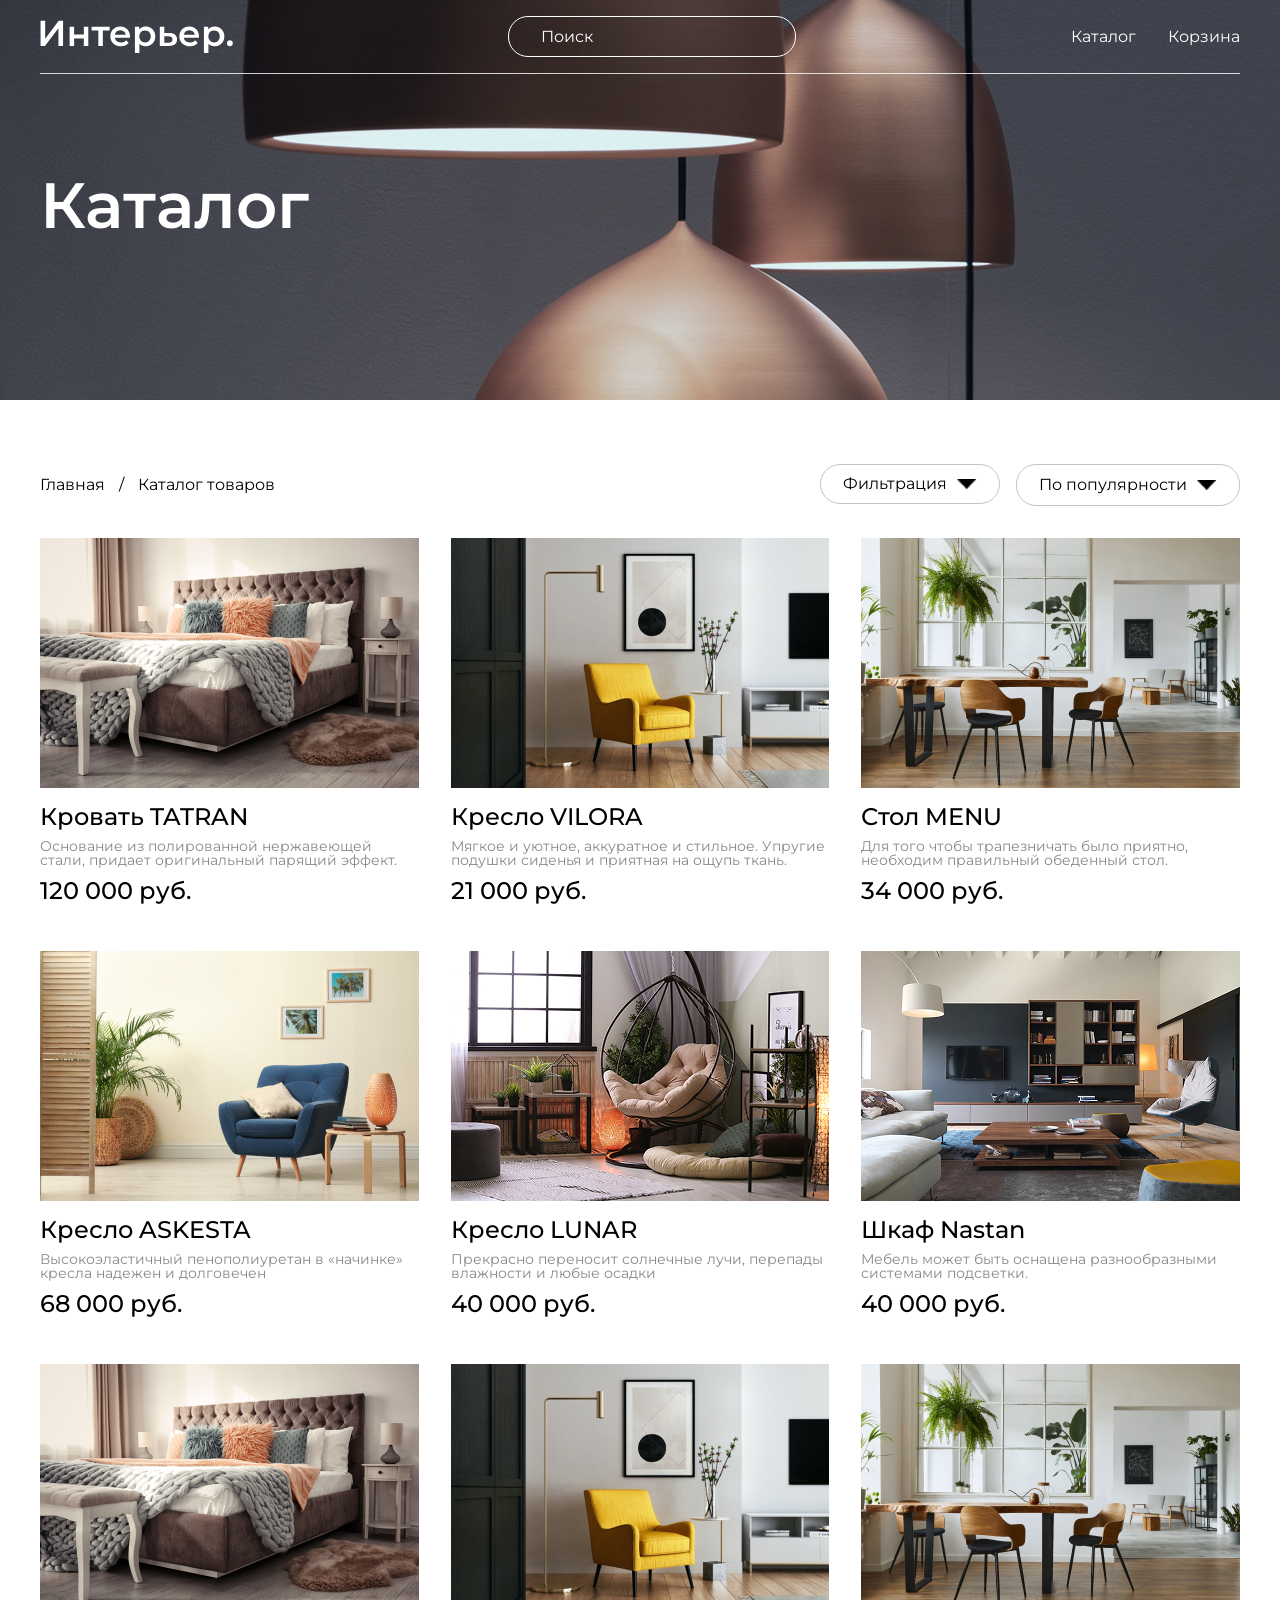
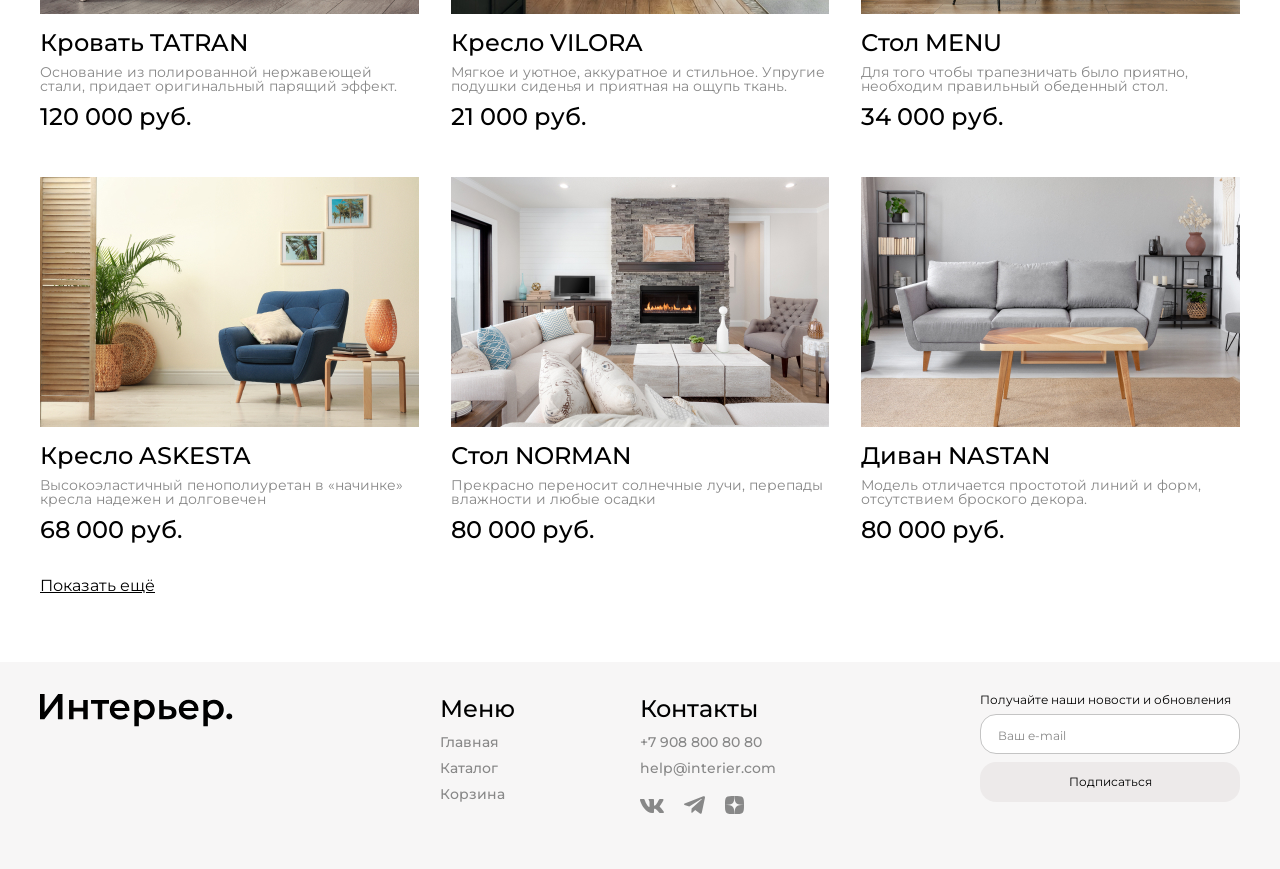
<file: catalog.html>
<!DOCTYPE html>
<html lang="ru">
<head>
    <meta charset="UTF-8">
    <meta name="viewport" content="width=device-width, initial-scale=1.0">
    <title>CATALOG</title>
    <link rel="stylesheet" href="style.css">
    <link rel="preconnect" href="https://fonts.googleapis.com">
    <link rel="preconnect" href="https://fonts.gstatic.com" crossorigin>
    <link href="https://fonts.googleapis.com/css2?family=Montserrat:ital,wght@0,100..900;1,100..900&display=swap" rel="stylesheet">
</head>

<body class="body">
    <section class="first-page first-page--catalog">
        <header class="header l-center">
            <svg xmlns="http://www.w3.org/2000/svg" width="193" height="33" viewBox="0 0 193 33" fill="none">
                <path d="M0.564 26V0.799998H5.172V18.692L18.708 0.799998H23.064V26H18.456V8.144L4.92 26H0.564ZM29.6256 26V6.776H34.1256V14.588H43.8096V6.776H48.3096V26H43.8096V18.404H34.1256V26H29.6256ZM58.3364 26V9.512L59.3804 10.592H51.5684V6.776H69.5684V10.592H61.7924L62.8364 9.512V26H58.3364ZM80.9528 26.252C78.8168 26.252 76.9448 25.832 75.3368 24.992C73.7528 24.128 72.5168 22.952 71.6288 21.464C70.7648 19.976 70.3328 18.284 70.3328 16.388C70.3328 14.468 70.7528 12.776 71.5928 11.312C72.4568 9.824 73.6328 8.66 75.1208 7.82C76.6328 6.98 78.3488 6.56 80.2688 6.56C82.1408 6.56 83.8088 6.968 85.2728 7.784C86.7368 8.6 87.8888 9.752 88.7288 11.24C89.5688 12.728 89.9888 14.48 89.9888 16.496C89.9888 16.688 89.9768 16.904 89.9528 17.144C89.9528 17.384 89.9408 17.612 89.9168 17.828H73.8968V14.84H87.5408L85.7768 15.776C85.8008 14.672 85.5728 13.7 85.0928 12.86C84.6128 12.02 83.9528 11.36 83.1128 10.88C82.2968 10.4 81.3488 10.16 80.2688 10.16C79.1648 10.16 78.1928 10.4 77.3528 10.88C76.5368 11.36 75.8888 12.032 75.4088 12.896C74.9528 13.736 74.7248 14.732 74.7248 15.884V16.604C74.7248 17.756 74.9888 18.776 75.5168 19.664C76.0448 20.552 76.7888 21.236 77.7488 21.716C78.7088 22.196 79.8128 22.436 81.0608 22.436C82.1408 22.436 83.1128 22.268 83.9768 21.932C84.8408 21.596 85.6088 21.068 86.2808 20.348L88.6928 23.12C87.8288 24.128 86.7368 24.908 85.4168 25.46C84.1208 25.988 82.6328 26.252 80.9528 26.252ZM105.567 26.252C104.007 26.252 102.579 25.892 101.283 25.172C100.011 24.452 98.9907 23.372 98.2227 21.932C97.4787 20.468 97.1067 18.62 97.1067 16.388C97.1067 14.132 97.4667 12.284 98.1867 10.844C98.9307 9.404 99.9387 8.336 101.211 7.64C102.483 6.92 103.935 6.56 105.567 6.56C107.463 6.56 109.131 6.968 110.571 7.784C112.035 8.6 113.187 9.74 114.027 11.204C114.891 12.668 115.323 14.396 115.323 16.388C115.323 18.38 114.891 20.12 114.027 21.608C113.187 23.072 112.035 24.212 110.571 25.028C109.131 25.844 107.463 26.252 105.567 26.252ZM94.9107 32.984V6.776H99.1947V11.312L99.0507 16.424L99.4107 21.536V32.984H94.9107ZM105.063 22.4C106.143 22.4 107.103 22.16 107.943 21.68C108.807 21.2 109.491 20.504 109.995 19.592C110.499 18.68 110.751 17.612 110.751 16.388C110.751 15.14 110.499 14.072 109.995 13.184C109.491 12.272 108.807 11.576 107.943 11.096C107.103 10.616 106.143 10.376 105.063 10.376C103.983 10.376 103.011 10.616 102.147 11.096C101.283 11.576 100.599 12.272 100.095 13.184C99.5907 14.072 99.3387 15.14 99.3387 16.388C99.3387 17.612 99.5907 18.68 100.095 19.592C100.599 20.504 101.283 21.2 102.147 21.68C103.011 22.16 103.983 22.4 105.063 22.4ZM129.449 13.112C131.921 13.112 133.805 13.664 135.101 14.768C136.397 15.872 137.045 17.432 137.045 19.448C137.045 21.536 136.325 23.168 134.885 24.344C133.445 25.496 131.417 26.06 128.801 26.036L119.801 26V6.776H124.301V13.076L129.449 13.112ZM128.405 22.724C129.725 22.748 130.733 22.472 131.429 21.896C132.125 21.32 132.473 20.48 132.473 19.376C132.473 18.272 132.125 17.48 131.429 17C130.757 16.496 129.749 16.232 128.405 16.208L124.301 16.172V22.688L128.405 22.724ZM149.965 26.252C147.829 26.252 145.957 25.832 144.349 24.992C142.765 24.128 141.529 22.952 140.641 21.464C139.777 19.976 139.345 18.284 139.345 16.388C139.345 14.468 139.765 12.776 140.605 11.312C141.469 9.824 142.645 8.66 144.133 7.82C145.645 6.98 147.361 6.56 149.281 6.56C151.153 6.56 152.821 6.968 154.285 7.784C155.749 8.6 156.901 9.752 157.741 11.24C158.581 12.728 159.001 14.48 159.001 16.496C159.001 16.688 158.989 16.904 158.965 17.144C158.965 17.384 158.953 17.612 158.929 17.828H142.909V14.84H156.553L154.789 15.776C154.813 14.672 154.585 13.7 154.105 12.86C153.625 12.02 152.965 11.36 152.125 10.88C151.309 10.4 150.361 10.16 149.281 10.16C148.177 10.16 147.205 10.4 146.365 10.88C145.549 11.36 144.901 12.032 144.421 12.896C143.965 13.736 143.737 14.732 143.737 15.884V16.604C143.737 17.756 144.001 18.776 144.529 19.664C145.057 20.552 145.801 21.236 146.761 21.716C147.721 22.196 148.825 22.436 150.073 22.436C151.153 22.436 152.125 22.268 152.989 21.932C153.853 21.596 154.621 21.068 155.293 20.348L157.705 23.12C156.841 24.128 155.749 24.908 154.429 25.46C153.133 25.988 151.645 26.252 149.965 26.252ZM174.578 26.252C173.018 26.252 171.59 25.892 170.294 25.172C169.022 24.452 168.002 23.372 167.234 21.932C166.49 20.468 166.118 18.62 166.118 16.388C166.118 14.132 166.478 12.284 167.198 10.844C167.942 9.404 168.95 8.336 170.222 7.64C171.494 6.92 172.946 6.56 174.578 6.56C176.474 6.56 178.142 6.968 179.582 7.784C181.046 8.6 182.198 9.74 183.038 11.204C183.902 12.668 184.334 14.396 184.334 16.388C184.334 18.38 183.902 20.12 183.038 21.608C182.198 23.072 181.046 24.212 179.582 25.028C178.142 25.844 176.474 26.252 174.578 26.252ZM163.922 32.984V6.776H168.206V11.312L168.062 16.424L168.422 21.536V32.984H163.922ZM174.074 22.4C175.154 22.4 176.114 22.16 176.954 21.68C177.818 21.2 178.502 20.504 179.006 19.592C179.51 18.68 179.762 17.612 179.762 16.388C179.762 15.14 179.51 14.072 179.006 13.184C178.502 12.272 177.818 11.576 176.954 11.096C176.114 10.616 175.154 10.376 174.074 10.376C172.994 10.376 172.022 10.616 171.158 11.096C170.294 11.576 169.61 12.272 169.106 13.184C168.602 14.072 168.35 15.14 168.35 16.388C168.35 17.612 168.602 18.68 169.106 19.592C169.61 20.504 170.294 21.2 171.158 21.68C172.022 22.16 172.994 22.4 174.074 22.4ZM189.865 26.252C189.049 26.252 188.353 25.976 187.777 25.424C187.201 24.848 186.913 24.128 186.913 23.264C186.913 22.352 187.201 21.632 187.777 21.104C188.353 20.552 189.049 20.276 189.865 20.276C190.681 20.276 191.377 20.552 191.953 21.104C192.529 21.632 192.817 22.352 192.817 23.264C192.817 24.128 192.529 24.848 191.953 25.424C191.377 25.976 190.681 26.252 189.865 26.252Z" fill="white"/>
            </svg>
            <input type="text" placeholder="Поиск" class="header__search" id="header">
            <nav class="header__link">
                <a href="catalog.html" class="header--link">Каталог</a>
                <details class="header-cart">
                    <summary class="header-cart__summary header--link">Корзина</summary>
                    <div class="header-cart__panel">
                        <form class="header-cart__form" action="#" method="get">
                            <div class="header-cart__list">
                                <article class="header-cart__item">
                                    <img src="./img/cart_menu.png" alt="" class="header-cart__img" width="88" height="88">
                                    <div class="header-cart__body">
                                        <h3 class="header-cart__title">Стол MENU</h3>
                                        <p class="header-cart__price">34 000 руб.</p>
                                        <div class="header-cart__links">
                                            <a href="#" class="header-cart__action">Избранные</a>
                                            <a href="#" class="header-cart__action">Удалить</a>
                                        </div>
                                    </div>
                                    <div class="header-cart__qty">
                                        <input type="number" name="header_qty_menu" value="1" min="1" class="header-cart__input" aria-label="Количество: Стол MENU">
                                    </div>
                                </article>
                                <article class="header-cart__item">
                                    <img src="./img/cart_nastan.png" alt="" class="header-cart__img" width="88" height="88">
                                    <div class="header-cart__body">
                                        <h3 class="header-cart__title">Диван NASTAN</h3>
                                        <p class="header-cart__price">80 000 руб.</p>
                                        <div class="header-cart__links">
                                            <a href="#" class="header-cart__action">Избранные</a>
                                            <a href="#" class="header-cart__action">Удалить</a>
                                        </div>
                                    </div>
                                    <div class="header-cart__qty">
                                        <input type="number" name="header_qty_nastan" value="1" min="1" class="header-cart__input" aria-label="Количество: Диван NASTAN">
                                    </div>
                                </article>
                            </div>
                            <div class="header-cart__footer">
                                <p class="header-cart__total">Итого: <strong>114 000 руб.</strong></p>
                                <a href="cart.html" class="header-cart__checkout">Оформить заказ</a>
                            </div>
                        </form>
                    </div>
                </details>
            </nav>
            <nav class="header__actions" aria-label="Быстрые действия">
                <button type="button" class="header__icon-btn" aria-label="Поиск">
                    <img src="./img/search.png" alt="" width="24" height="24">
                </button>
                <a href="catalog.html" class="header__icon-btn" aria-label="Каталог">
                    <img src="./img/catalog_logo.png" alt="" width="24" height="24">
                </a>
                <a href="cart.html" class="header__icon-btn" aria-label="Корзина">
                    <img src="./img/cart_logo.png" alt="" width="24" height="24">
                </a>
            </nav>
        </header>
    
        <section class="l-center">
            <h2 class="first-page__heading catalog-topbar">Каталог</h2>
        </section>
    </section>

    <div class="catalog-topbar l-center">
        <p class="catalog-topbar__breadcrumb">
            <a href="index.html" class="catalog-topbar__breadcrumbs">Главная </a>
            <span>/</span>
            <a href="catalog.html" class="catalog-topbar__breadcrumbs">Каталог товаров</a>
        </p>
    
        <div class="catalog-topbar__actions">
            <div class="filter-wrapper">
                <button class="catalog-topbar__btn filter-toggle" type="button">
                    <span class="catalog-topbar__content">
                        Фильтрация
                        <img src="./img/arrow_down.png" alt="" class="catalog-topbar__content-arrow">
                    </span>
                </button>
            
                <form class="filter-form" method="GET">
                    <div class="filter-content">
                        <div class="filter-columns">
                            <div class="filter-column filter-column--left">
                                <fieldset class="filter-group">
                                    <legend class="filter-legend">Сроки доставки</legend>
                                    <div class="radio-group">
                                        <div class="radio-item">
                                            <input type="radio" id="delivery-any" name="delivery" value="any" checked>
                                            <label for="delivery-any">Неважно</label>
                                        </div>
                                        <div class="radio-item">
                                            <input type="radio" id="delivery-today" name="delivery" value="today">
                                            <label for="delivery-today">Сегодня</label>
                                        </div>
                                        <div class="radio-item">
                                            <input type="radio" id="delivery-tomorrow" name="delivery" value="tomorrow">
                                            <label for="delivery-tomorrow">Завтра</label>
                                        </div>
                                        <div class="radio-item">
                                            <input type="radio" id="delivery-3days" name="delivery" value="3days">
                                            <label for="delivery-3days">До 3 дней</label>
                                        </div>
                                        <div class="radio-item">
                                            <input type="radio" id="delivery-7days" name="delivery" value="7days">
                                            <label for="delivery-7days">До 7 дней</label>
                                        </div>
                                    </div>
                                </fieldset>
                
                                <fieldset class="filter-group">
                                    <legend class="filter-legend">Цена</legend>
                                    <div class="price-range-container">
                                        <div class="price-values">
                                            <span class="price-from">от 0 руб.</span>
                                            <span class="price-to">до 100000 руб.</span>
                                        </div>
                                        <div class="price-sliders">
                                            <input type="range" min="0" max="100000" value="0" class="price-slider price-slider--min" id="price-min">
                                            <input type="range" min="0" max="100000" value="100000" class="price-slider price-slider--max" id="price-max">
                                        </div>
                                    </div>
                                </fieldset>
                
                                <fieldset class="filter-group">
                                    <legend class="filter-legend">Цвет</legend>
                                    <div class="color-group">
                                        <input type="checkbox" id="color-white"   name="color[]" value="white">
                                        <label for="color-white"   class="color-label white"></label>
                
                                        <input type="checkbox" id="color-black"   name="color[]" value="black">
                                        <label for="color-black"   class="color-label black"></label>
                
                                        <input type="checkbox" id="color-gray"    name="color[]" value="gray">
                                        <label for="color-gray"    class="color-label gray"></label>
                
                                        <input type="checkbox" id="color-red"     name="color[]" value="red">
                                        <label for="color-red"     class="color-label red"></label>
                
                                        <input type="checkbox" id="color-orange"  name="color[]" value="orange">
                                        <label for="color-orange"  class="color-label orange"></label>
                
                                        <input type="checkbox" id="color-yellow"  name="color[]" value="yellow">
                                        <label for="color-yellow"  class="color-label yellow"></label>
                
                                        <input type="checkbox" id="color-green"   name="color[]" value="green">
                                        <label for="color-green"   class="color-label green"></label>

                                        <input type="checkbox" id="color-lightgreen"   name="color[]" value="lightgreen">
                                        <label for="color-lightgreen"   class="color-label lightgreen"></label>
                
                                        <input type="checkbox" id="color-cyan"    name="color[]" value="cyan">
                                        <label for="color-cyan"    class="color-label cyan"></label>
                
                                        <input type="checkbox" id="color-blue"    name="color[]" value="blue">
                                        <label for="color-blue"    class="color-label blue"></label>

                                        <input type="checkbox" id="color-darkpurple"    name="color[]" value="darkpurple">
                                        <label for="color-darkpurple"    class="color-label darkpurple"></label>
                
                                        <input type="checkbox" id="color-purple"  name="color[]" value="purple">
                                        <label for="color-purple"  class="color-label purple"></label>
                
                                        <input type="checkbox" id="color-pink"    name="color[]" value="pink">
                                        <label for="color-pink"    class="color-label pink"></label>

                                        <input type="checkbox" id="color-lightpink"    name="color[]" value="lightpink">
                                        <label for="color-lightpink"    class="color-label lightpink"></label>
                                    </div>
                                </fieldset>
                            </div>
                            <div class="filter-column filter-column--right">
                                <fieldset class="filter-group">
                                    <legend class="filter-legend">Тип комнаты</legend>
                                    <div class="checkbox-group">
                                        <div class="checkbox-item">
                                            <input type="checkbox" id="room-kitchen" name="room[]" value="kitchen" checked>
                                            <label for="room-kitchen">Кухня и столовая</label>
                                        </div>
                                        <div class="checkbox-item">
                                            <input type="checkbox" id="room-bathroom" name="room[]" value="bathroom" checked>
                                            <label for="room-bathroom">Ванная комната</label>
                                        </div>
                                        <div class="checkbox-item">
                                            <input type="checkbox" id="room-kids" name="room[]" value="kids">
                                            <label for="room-kids">Детская комната</label>
                                        </div>
                                        <div class="checkbox-item">
                                            <input type="checkbox" id="room-office" name="room[]" value="office">
                                            <label for="room-office">Домашний офис</label>
                                        </div>
                                        <div class="checkbox-item">
                                            <input type="checkbox" id="room-living" name="room[]" value="living">
                                            <label for="room-living">Гостиная</label>
                                        </div>
                                        <div class="checkbox-item">
                                            <input type="checkbox" id="room-hallway" name="room[]" value="hallway">
                                            <label for="room-hallway">Прихожая</label>
                                        </div>
                                        <div class="checkbox-item">
                                            <input type="checkbox" id="room-bedroom" name="room[]" value="bedroom">
                                            <label for="room-bedroom">Спальня</label>
                                        </div>
                                        <div class="checkbox-item">
                                            <input type="checkbox" id="room-wardrobe" name="room[]" value="wardrobe">
                                            <label for="room-wardrobe">Гардероб</label>
                                        </div>
                                        <div class="checkbox-item">
                                            <input type="checkbox" id="room-dacha" name="room[]" value="dacha">
                                            <label for="room-dacha">Дача</label>
                                        </div>
                                        <div class="checkbox-item">
                                            <input type="checkbox" id="room-lighting" name="room[]" value="lighting">
                                            <label for="room-lighting">Свет</label>
                                        </div>
                                    </div>
                                </fieldset>
                            </div>
                        </div>
                
                        <button type="submit" class="filter-submit">Применить</button>
                
                    </div>
                </form>
            </div>

            <div class="catalog-topbar__btn">
                <span class="catalog-topbar__content">
                    <select class="catalog-topbar__select">
                        <option selected>По популярности</option>
                        <option>Сперва новые</option>
                        <option>Сперва старые</option>
                        <option>По цене</option>
                    </select>
                    <img src="./img/arrow_down.png" alt="" class="catalog-topbar__content-arrow">
                </span>
            </div>
        </div>
    </div>

    <div class="products l-center">
        <article class="product">
            <img src="./img/tatran.jpg" alt="" class="product__image">
            <h3 class="product__heading">Кровать TATRAN</h3>
            <p class="product__paragraph">Основание из полированной нержавеющей стали, придает оригинальный парящий эффект.</p>
            <h3 class="product__discprice">120 000 руб.</h3>
        </article>

        <article class="product">
            <img src="./img/vilora.jpg" alt="" class="product__image">
            <h3 class="product__heading">Кресло VILORA</h3>
            <p class="product__paragraph">Мягкое и уютное, аккуратное и стильное. Упругие подушки сиденья и приятная на ощупь ткань. </p>
            <h3 class="product__discprice">21 000 руб.</h3>
        </article>

        <article class="product">
            <img src="./img/menu.jpg" alt="" class="product__image">
            <h3 class="product__heading">Стол MENU</h3>
            <p class="product__paragraph">Для того чтобы трапезничать было приятно, необходим правильный обеденный стол.</p>
            <h3 class="product__discprice">34 000 руб.</h3>
        </article>

        <article class="product">
            <img src="./img/askesta.jpg" alt="" class="product__image">
            <h3 class="product__heading">Кресло ASKESTA</h3>
            <p class="product__paragraph">Высокоэластичный пенополиуретан в «начинке» кресла надежен и долговечен</p>
            <h3 class="product__discprice">68 000 руб.</h3>
        </article>

        <article class="product">
            <img src="./img/lunar.png" alt="" class="product__image">
            <h3 class="product__heading">Кресло LUNAR</h3>
            <p class="product__paragraph">Прекрасно переносит солнечные лучи, перепады влажности и любые осадки</p>
            <h3 class="product__discprice">40 000 руб.</h3>
        </article>

        <article class="product">
            <img src="./img/nastan_wardrobe.png" alt="" class="product__image">
            <h3 class="product__heading">Шкаф Nastan</h3>
            <p class="product__paragraph">Мебель может быть оснащена разнообразными системами подсветки.</p>
            <h3 class="product__discprice">40 000 руб.</h3>
        </article>

        <article class="product">
            <img src="./img/tatran.jpg" alt="" class="product__image">
            <h3 class="product__heading">Кровать TATRAN</h3>
            <p class="product__paragraph">Основание из полированной нержавеющей стали, придает оригинальный парящий эффект.</p>
            <h3 class="product__discprice">120 000 руб.</h3>
        </article>

        <article class="product">
            <img src="./img/vilora.jpg" alt="" class="product__image">
            <h3 class="product__heading">Кресло VILORA</h3>
            <p class="product__paragraph">Мягкое и уютное, аккуратное и стильное. Упругие подушки сиденья и приятная на ощупь ткань. </p>
            <h3 class="product__discprice">21 000 руб.</h3>
        </article>

        <article class="product">
            <img src="./img/menu.jpg" alt="" class="product__image">
            <h3 class="product__heading">Стол MENU</h3>
            <p class="product__paragraph">Для того чтобы трапезничать было приятно, необходим правильный обеденный стол.</p>
            <h3 class="product__discprice">34 000 руб.</h3>
        </article>

        <article class="product">
            <img src="./img/askesta.jpg" alt="" class="product__image">
            <h3 class="product__heading">Кресло ASKESTA</h3>
            <p class="product__paragraph">Высокоэластичный пенополиуретан в «начинке» кресла надежен и долговечен</p>
            <h3 class="product__discprice">68 000 руб.</h3>
        </article>
        
        <article class="product">
            <img src="./img/norman.jpg" alt="" class="product__image">
            <h3 class="product__heading">Стол NORMAN</h3>
            <p class="product__paragraph">Прекрасно переносит солнечные лучи, перепады влажности и любые осадки</p>
            <h3 class="product__discprice">80 000 руб.</h3>
        </article>
        
        <article class="product">
            <img src="./img/nastan.jpg" alt="" class="product__image">
            <h3 class="product__heading">Диван NASTAN</h3>
            <p class="product__paragraph">Модель отличается простотой линий и форм, отсутствием броского декора. </p>
            <h3 class="product__discprice">80 000 руб.</h3>
        </article>
    </div>

    <a href="./catalog.html" class="section-link l-center">Показать ещё</a>

    <footer class="footer l-center">
        <svg class="footer__logo" xmlns="http://www.w3.org/2000/svg" width="193" height="33" viewBox="0 0 193 33" fill="none">
            <path d="M-2.563e-05 25.2V-5.05447e-05H4.60797V17.892L18.144 -5.05447e-05H22.5V25.2H17.892V7.34395L4.35597 25.2H-2.563e-05ZM29.0615 25.2V5.97595H33.5615V13.788H43.2455V5.97595H47.7455V25.2H43.2455V17.604H33.5615V25.2H29.0615ZM57.7724 25.2V8.71195L58.8164 9.79195H51.0044V5.97595H69.0044V9.79195H61.2284L62.2724 8.71195V25.2H57.7724ZM80.3888 25.452C78.2528 25.452 76.3808 25.032 74.7728 24.192C73.1888 23.328 71.9528 22.152 71.0648 20.664C70.2008 19.176 69.7688 17.484 69.7688 15.588C69.7688 13.668 70.1888 11.976 71.0288 10.512C71.8928 9.02395 73.0688 7.85995 74.5568 7.01995C76.0688 6.17995 77.7848 5.75995 79.7048 5.75995C81.5768 5.75995 83.2448 6.16795 84.7088 6.98395C86.1728 7.79995 87.3248 8.95195 88.1648 10.44C89.0048 11.928 89.4248 13.68 89.4248 15.696C89.4248 15.888 89.4128 16.104 89.3888 16.344C89.3888 16.584 89.3768 16.812 89.3528 17.028H73.3328V14.04H86.9768L85.2128 14.976C85.2368 13.872 85.0088 12.9 84.5288 12.06C84.0488 11.22 83.3888 10.56 82.5488 10.08C81.7328 9.59995 80.7848 9.35995 79.7048 9.35995C78.6008 9.35995 77.6288 9.59995 76.7888 10.08C75.9728 10.56 75.3248 11.232 74.8448 12.096C74.3888 12.936 74.1608 13.932 74.1608 15.084V15.804C74.1608 16.956 74.4248 17.976 74.9528 18.864C75.4808 19.752 76.2248 20.436 77.1848 20.916C78.1448 21.396 79.2488 21.636 80.4968 21.636C81.5768 21.636 82.5488 21.468 83.4128 21.132C84.2768 20.796 85.0448 20.268 85.7168 19.548L88.1288 22.32C87.2648 23.328 86.1728 24.108 84.8528 24.66C83.5568 25.188 82.0688 25.452 80.3888 25.452ZM105.003 25.452C103.443 25.452 102.015 25.092 100.719 24.372C99.4467 23.652 98.4267 22.572 97.6587 21.132C96.9147 19.668 96.5427 17.82 96.5427 15.588C96.5427 13.332 96.9027 11.484 97.6227 10.0439C98.3667 8.60395 99.3747 7.53595 100.647 6.83995C101.919 6.11995 103.371 5.75995 105.003 5.75995C106.899 5.75995 108.567 6.16795 110.007 6.98395C111.471 7.79995 112.623 8.93995 113.463 10.404C114.327 11.868 114.759 13.596 114.759 15.588C114.759 17.58 114.327 19.32 113.463 20.808C112.623 22.272 111.471 23.412 110.007 24.228C108.567 25.044 106.899 25.452 105.003 25.452ZM94.3467 32.184V5.97595H98.6307V10.512L98.4867 15.624L98.8467 20.736V32.184H94.3467ZM104.499 21.6C105.579 21.6 106.539 21.36 107.379 20.88C108.243 20.4 108.927 19.704 109.431 18.792C109.935 17.88 110.187 16.812 110.187 15.588C110.187 14.34 109.935 13.272 109.431 12.384C108.927 11.472 108.243 10.776 107.379 10.2959C106.539 9.81595 105.579 9.57595 104.499 9.57595C103.419 9.57595 102.447 9.81595 101.583 10.2959C100.719 10.776 100.035 11.472 99.5307 12.384C99.0267 13.272 98.7747 14.34 98.7747 15.588C98.7747 16.812 99.0267 17.88 99.5307 18.792C100.035 19.704 100.719 20.4 101.583 20.88C102.447 21.36 103.419 21.6 104.499 21.6ZM128.885 12.312C131.357 12.312 133.241 12.864 134.537 13.968C135.833 15.072 136.481 16.632 136.481 18.648C136.481 20.736 135.761 22.368 134.321 23.544C132.881 24.696 130.853 25.26 128.237 25.236L119.237 25.2V5.97595H123.737V12.276L128.885 12.312ZM127.841 21.924C129.161 21.948 130.169 21.672 130.865 21.096C131.561 20.52 131.909 19.68 131.909 18.576C131.909 17.472 131.561 16.68 130.865 16.2C130.193 15.696 129.185 15.432 127.841 15.408L123.737 15.372V21.888L127.841 21.924ZM149.401 25.452C147.265 25.452 145.393 25.032 143.785 24.192C142.201 23.328 140.965 22.152 140.077 20.664C139.213 19.176 138.781 17.484 138.781 15.588C138.781 13.668 139.201 11.976 140.041 10.512C140.905 9.02395 142.081 7.85995 143.569 7.01995C145.081 6.17995 146.797 5.75995 148.717 5.75995C150.589 5.75995 152.257 6.16795 153.721 6.98395C155.185 7.79995 156.337 8.95195 157.177 10.44C158.017 11.928 158.437 13.68 158.437 15.696C158.437 15.888 158.425 16.104 158.401 16.344C158.401 16.584 158.389 16.812 158.365 17.028H142.345V14.04H155.989L154.225 14.976C154.249 13.872 154.021 12.9 153.541 12.06C153.061 11.22 152.401 10.56 151.561 10.08C150.745 9.59995 149.797 9.35995 148.717 9.35995C147.613 9.35995 146.641 9.59995 145.801 10.08C144.985 10.56 144.337 11.232 143.857 12.096C143.401 12.936 143.173 13.932 143.173 15.084V15.804C143.173 16.956 143.437 17.976 143.965 18.864C144.493 19.752 145.237 20.436 146.197 20.916C147.157 21.396 148.261 21.636 149.509 21.636C150.589 21.636 151.561 21.468 152.425 21.132C153.289 20.796 154.057 20.268 154.729 19.548L157.141 22.32C156.277 23.328 155.185 24.108 153.865 24.66C152.569 25.188 151.081 25.452 149.401 25.452ZM174.014 25.452C172.454 25.452 171.026 25.092 169.73 24.372C168.458 23.652 167.438 22.572 166.67 21.132C165.926 19.668 165.554 17.82 165.554 15.588C165.554 13.332 165.914 11.484 166.634 10.0439C167.378 8.60395 168.386 7.53595 169.658 6.83995C170.93 6.11995 172.382 5.75995 174.014 5.75995C175.91 5.75995 177.578 6.16795 179.018 6.98395C180.482 7.79995 181.634 8.93995 182.474 10.404C183.338 11.868 183.77 13.596 183.77 15.588C183.77 17.58 183.338 19.32 182.474 20.808C181.634 22.272 180.482 23.412 179.018 24.228C177.578 25.044 175.91 25.452 174.014 25.452ZM163.358 32.184V5.97595H167.642V10.512L167.498 15.624L167.858 20.736V32.184H163.358ZM173.51 21.6C174.59 21.6 175.55 21.36 176.39 20.88C177.254 20.4 177.938 19.704 178.442 18.792C178.946 17.88 179.198 16.812 179.198 15.588C179.198 14.34 178.946 13.272 178.442 12.384C177.938 11.472 177.254 10.776 176.39 10.2959C175.55 9.81595 174.59 9.57595 173.51 9.57595C172.43 9.57595 171.458 9.81595 170.594 10.2959C169.73 10.776 169.046 11.472 168.542 12.384C168.038 13.272 167.786 14.34 167.786 15.588C167.786 16.812 168.038 17.88 168.542 18.792C169.046 19.704 169.73 20.4 170.594 20.88C171.458 21.36 172.43 21.6 173.51 21.6ZM189.301 25.452C188.485 25.452 187.789 25.176 187.213 24.624C186.637 24.048 186.349 23.328 186.349 22.464C186.349 21.552 186.637 20.832 187.213 20.304C187.789 19.752 188.485 19.476 189.301 19.476C190.117 19.476 190.813 19.752 191.389 20.304C191.965 20.832 192.253 21.552 192.253 22.464C192.253 23.328 191.965 24.048 191.389 24.624C190.813 25.176 190.117 25.452 189.301 25.452Z" fill="black"/>
        </svg>

        <div class="footer__menu">
            <h2 class="footer__heading">Меню</h2>
            <a href="index.html" class="footer__links">Главная</a>
            <a href="catalog.html" class="footer__links">Каталог</a>
            <a href="cart.html" class="footer__links">Корзина</a>
        </div>

        <div class="footer__contacts">
            <h2 class="footer__heading">Контакты</h2>
            <a href="" class="footer__links">+7 908 800 80 80</a>
            <a href="" class="footer__links">help@interier.com</a> 
            <div class="footer__icons">
                <a href="https://vk.com/" class="footer__icon"><img src="img/vk.svg" alt="VK"></a>
                <a href="https://telegram.org/" class="footer__icon"><img src="img/telegram.svg" alt="Telegram"></a>
                <a href="https://dzen.ru/" class="footer__icon"><img src="img/dzen.svg" alt="Dzen"></a>
            </div>
        </div>

        <div class="footer__subscription">
            <p class="footer__text">Получайте наши новости и обновления</p>
            <input type="email" class="footer__input" id="footer" placeholder="Ваш e-mail">
            <button class="footer__button">Подписаться</button>
        </div>
    </footer>
    <script src="filter-toggle.js"></script>
</body>

</html>
</file>
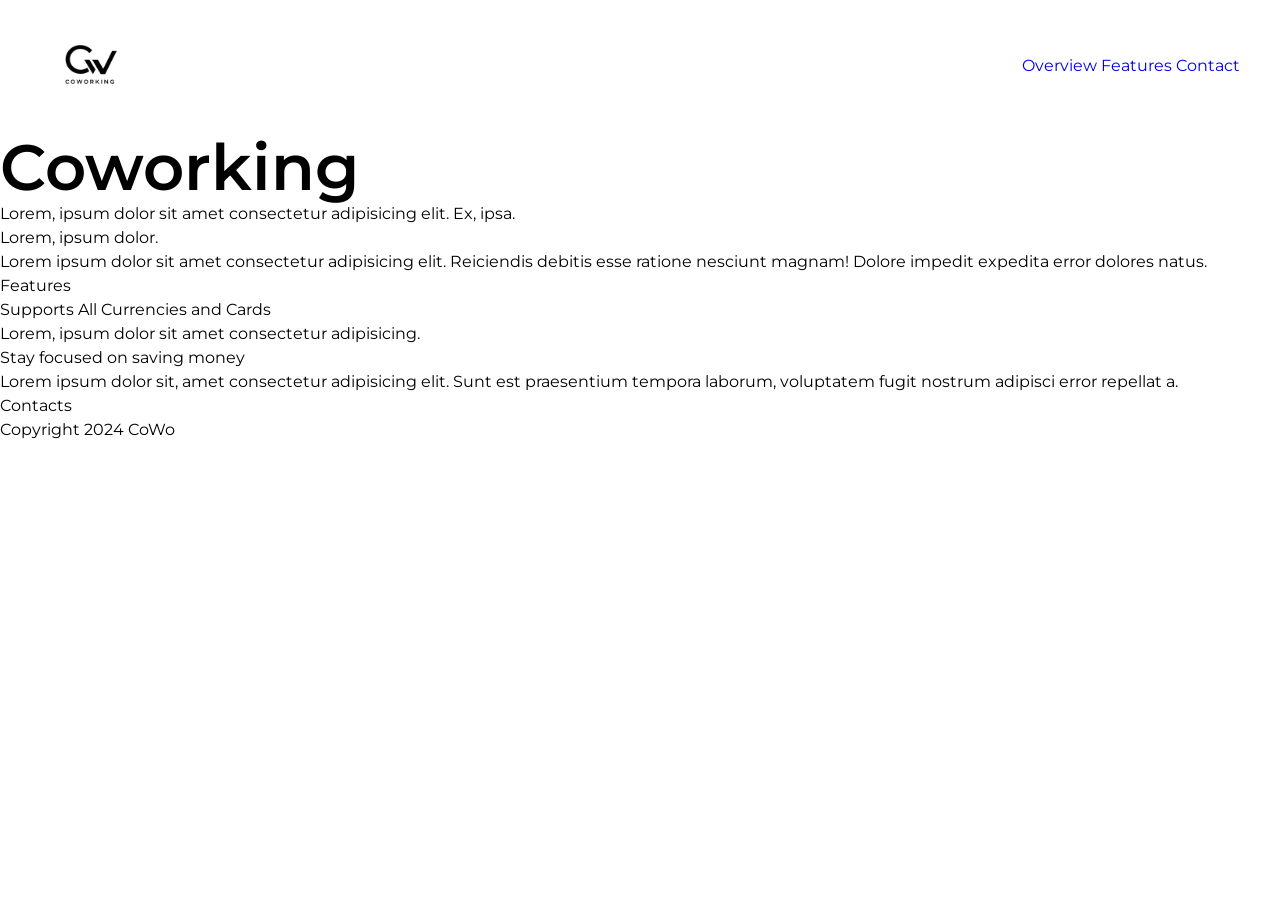
<file: landing.html>
<!DOCTYPE html>
<html lang="en">
<head>
    <meta charset="UTF-8">
    <meta name="viewport" content="width=device-width, initial-scale=1.0">
    <title>Landing Page</title>
    <link rel="preconnect" href="https://fonts.googleapis.com">
    <link rel="preconnect" href="https://fonts.gstatic.com" crossorigin>
    <link href="https://fonts.googleapis.com/css2?family=Montserrat:ital,wght@0,100..900;1,100..900&display=swap" rel="stylesheet">
    <link rel="stylesheet" href="style.css">
</head>

<body>
    <header class="landing-header l-center" >
        <img src="img/logo_landing.png" alt="Logo" width="100" height="100">
        <nav>
            <a href="#">Overview</a>
            <a href="#">Features</a>
            <a href="#">Contact</a>
        </nav>
    </header>

    <h1 class="h1-landing">Coworking</h1>
    
    <p class="p-landing">Lorem, ipsum dolor sit amet consectetur adipisicing elit. Ex, ipsa.</p>

    <h3 class="h3-landing">Lorem, ipsum dolor.</h3>

    <p class="p-landing">Lorem ipsum dolor sit amet consectetur adipisicing elit.
    Reiciendis debitis esse ratione nesciunt magnam!
    Dolore impedit expedita error dolores natus.</p>

    <h2 class="h2-landing">Features</h2>

    <h4 class="h4-landing">Supports All Currencies and Cards</h4>

    <p class="p-landing">Lorem, ipsum dolor sit amet consectetur adipisicing.</p>

    <h2 class="h2-landing">Stay focused on saving money</h2>

    <p class="p-landing">Lorem ipsum dolor sit, amet consectetur adipisicing elit.
    Sunt est praesentium tempora laborum, voluptatem fugit nostrum adipisci error repellat a.</p>

    <h2 class="h2-landing">Contacts</h2>

    <p class="p-landing">Copyright 2024 CoWo</p>
</body>

</html>
</file>
<file: style.css>
@charset "UTF-8";
.header-cart {
  position: relative;
  display: inline-block;
  text-align: left;
}
.header-cart__summary {
  cursor: pointer;
  list-style: none;
  color: #FFFFFF;
  font-size: 16px;
  line-height: 20px;
  font-weight: 400;
  -webkit-user-select: none;
     -moz-user-select: none;
          user-select: none;
}
.header-cart__summary::-webkit-details-marker {
  display: none;
}
.header-cart__summary::marker {
  content: none;
}
.header-cart__summary:hover {
  text-decoration: underline;
}
.header-cart[open] > .header-cart__summary {
  text-decoration: underline;
}
.header-cart__panel {
  position: absolute;
  top: calc(100% + 18px);
  right: 0;
  width: 509px;
  max-height: min(560px, 75vh);
  overflow-x: hidden;
  overflow-y: auto;
  padding: 28px 32px 32px;
  background: #ffffff;
  box-shadow: 0 12px 40px rgba(0, 0, 0, 0.16);
  border-radius: 12px;
  z-index: 300;
  color: #000000;
  -webkit-overflow-scrolling: touch;
}
.header-cart__form {
  display: block;
  margin: 0;
  padding: 0;
}
.header-cart__list {
  margin: 0;
  padding: 0;
}
.header-cart__item {
  display: grid;
  grid-template-columns: 144px 1fr auto;
  gap: 16px 20px;
  align-items: start;
  padding: 20px 0;
  border-bottom: 1px solid rgba(0, 0, 0, 0.1);
}
.header-cart__item:first-child {
  padding-top: 0;
}
.header-cart__img {
  width: 144px;
  height: 144px;
  -o-object-fit: cover;
     object-fit: cover;
  display: block;
  border-radius: 4px;
}
.header-cart__body {
  min-width: 0;
}
.header-cart__title {
  font-size: 24px;
  font-weight: 600;
  line-height: 1.25;
  margin: 0 0 8px;
  color: #000000;
}
.header-cart__price {
  font-size: 16px;
  line-height: 1.3;
  margin: 0 0 12px;
  color: #000000;
}
.header-cart__links {
  display: flex;
  flex-wrap: wrap;
  gap: 8px 18px;
}
.header-cart__action {
  font-size: 14px;
  line-height: 1.3;
  color: #000000;
  text-decoration: underline;
}
.header-cart__action:hover {
  text-decoration: none;
}
.header-cart__qty {
  display: flex;
  flex-direction: column;
  align-items: flex-end;
  gap: 4px;
  padding-top: 2px;
}
.header-cart__input {
  width: 52px;
  height: 38px;
  text-align: center;
  border: 1px solid #cacdd8;
  border-radius: 10px;
  background: #fff;
  font-family: Montserrat, sans-serif;
  font-size: 14px;
  font-weight: 400;
  color: #000000;
  box-sizing: border-box;
  margin: 0;
}
.header-cart__input:focus {
  outline: 1px solid rgba(0, 0, 0, 0.35);
  outline-offset: 2px;
}
.header-cart__footer {
  display: flex;
  flex-wrap: wrap;
  align-items: center;
  justify-content: space-between;
  gap: 16px;
  padding-top: 24px;
  border-top: 1px solid rgba(0, 0, 0, 0.12);
}
.header-cart__total {
  font-size: 18px;
  line-height: 1.3;
  margin: 0;
  color: #000000;
}
.header-cart__total strong {
  font-weight: 600;
}
.header-cart__checkout {
  display: inline-flex;
  align-items: center;
  justify-content: center;
  min-width: 176px;
  min-height: 40px;
  padding: 8px 22px;
  border-radius: 20px;
  border: 1px solid #000;
  background: transparent;
  color: #000000;
  text-decoration: none;
  font-size: 14px;
  font-weight: 500;
  line-height: 1.2;
  box-sizing: border-box;
  transition: background 0.2s ease, color 0.2s ease;
}
.header-cart__checkout:hover {
  background: #000;
  color: #FFFFFF;
}

* {
  margin: 0;
  padding: 0;
  font-family: Montserrat;
  font-size: 16px;
  font-weight: 400;
  line-height: 24px;
  letter-spacing: 0%;
  text-decoration-line: none;
}

.h1-landing {
  font-family: Montserrat;
  font-weight: 600;
  font-style: SemiBold;
  font-size: 64px;
  line-height: 70px;
  letter-spacing: 0%;
  color: #000000;
}

h2-landing, h3-landing, h4-landing {
  font-family: Montserrat;
  font-weight: 600;
  font-style: SemiBold;
  font-size: 48px;
  line-height: 100%;
  letter-spacing: 0%;
  text-align: center;
  vertical-align: middle;
}

p-landing {
  font-family: Montserrat;
  font-weight: 400;
  font-style: Regular;
  font-size: 24px;
  line-height: 100%;
  letter-spacing: 0%;
}

.landing-header {
  display: flex;
  justify-content: space-between;
  align-items: center;
  padding-top: 16px;
  padding-bottom: 16px;
}

* {
  margin: 0;
  padding: 0;
  font-family: Montserrat;
  font-size: 16px;
  font-weight: 400;
  line-height: 24px;
  letter-spacing: 0%;
  text-decoration-line: none;
}

.l-center {
  padding-left: calc(50% - 600px);
  padding-right: calc(50% - 600px);
}

.body {
  margin: 0 auto;
}

.first-page {
  width: 100%;
  height: 735px;
  background-image: url(./img/header.jpg);
  background-repeat: no-repeat;
  background-position: center center;
  background-size: cover;
  color: #FFFFFF;
  margin-bottom: 64px;
}
.first-page--catalog {
  height: 400px;
  background-image: url(./img/catalog.png);
}
.first-page--cart {
  height: 400px;
  background-image: url(./img/cart.png);
}
.first-page__heading {
  width: 760px;
  color: #FFFFFF;
  font-size: 64px;
  font-weight: 600;
  line-height: 70px;
  padding-top: 64px;
  padding-bottom: 16px;
}
.first-page__paragraph {
  font-size: 24px;
  line-height: 32px;
  margin-bottom: 16px;
}
.first-page__link {
  font-size: 16px;
  line-height: 24px;
  text-decoration: underline;
  color: #FFFFFF;
}
.first-page__link:hover {
  text-decoration: none;
}

.header {
  margin: auto;
  padding-top: 16px;
  width: 1200px;
  display: grid;
  grid-template-columns: auto 1fr auto;
  align-items: center;
  padding: 16px 0px 16px 0px;
  border-bottom: 0.5px solid rgba(255, 255, 255, 0.8);
}
.header__logo {
  color: #FFFFFF;
  font-family: Montserrat;
  font-size: 36px;
  font-weight: 600;
  line-height: 100%;
  letter-spacing: 0%;
  text-align: left;
}
.header__search {
  background: none;
  width: 288px;
  height: 41px;
  box-sizing: border-box;
  border: 1px solid white;
  border-radius: 20px;
  padding-left: 32px;
  padding-right: 32px;
  justify-self: center;
}
.header__search::-moz-placeholder {
  font-family: Montserrat;
  font-size: 16px;
  font-weight: 400;
  line-height: 100%;
  letter-spacing: 0%;
  text-align: left;
  color: #FFFFFF;
  justify-self: center;
}
.header__search::placeholder {
  font-family: Montserrat;
  font-size: 16px;
  font-weight: 400;
  line-height: 100%;
  letter-spacing: 0%;
  text-align: left;
  color: #FFFFFF;
  justify-self: center;
}
.header__link {
  width: auto;
  min-width: 0;
  font-size: 16px;
  line-height: 20px;
  text-decoration: none;
  display: flex;
  gap: 32px;
  justify-self: end;
  align-items: center;
}
.header--link {
  color: #FFFFFF;
}
.header--link:hover {
  text-decoration: underline;
}
.header__actions {
  display: none;
}

.catalog-topbar {
  margin-top: 64px;
}

.cart-topbar {
  margin-top: 64px;
}

.catalog-topbar {
  width: 1200px;
  display: grid;
  grid-template-columns: repeat(12, 1fr);
  align-items: center;
  margin: 32px auto;
}
.catalog-topbar__breadcrumb {
  color: #000000;
  grid-column: 1/span 6;
  justify-self: start;
  gap: 10px;
}
.catalog-topbar__breadcrumb span {
  color: #000000;
  margin: 0 10px;
}
.catalog-topbar__breadcrumbs {
  color: #000000;
}
.catalog-topbar__breadcrumbs:hover {
  color: #000000;
  text-decoration: underline;
}
.catalog-topbar__actions {
  width: 420px;
  grid-column: 7/span 6;
  justify-self: end;
  display: grid;
  grid-template-columns: repeat(2, 1fr);
  gap: 10px;
  color: #000000;
}
.catalog-topbar__btn {
  display: inline-flex;
  align-items: center;
  justify-content: center;
  height: 40px;
  padding: 0 22px;
  border-radius: 20px;
  border: 1px solid rgb(196, 196, 196);
  background: #fff;
  color: #000000;
}
.catalog-topbar__content {
  display: flex;
  align-items: center;
  gap: 10px;
  color: #000000;
  align-items: center;
}
.catalog-topbar__content-arrow {
  width: 20px;
  height: 11px;
}
.catalog-topbar__select {
  border: none;
  outline: none;
  background: transparent;
  font: inherit;
  -webkit-appearance: none;
     -moz-appearance: none;
          appearance: none;
  color: #000000;
}

.furniture {
  width: 1200px;
  margin-bottom: 64px;
}

.section-header {
  width: 100%;
  font-weight: 600;
  font-size: 48px;
  line-height: 59px;
  color: #000000;
  margin-bottom: 32px;
}

.articles {
  display: grid;
  grid-template-columns: repeat(12, 1fr);
  margin-bottom: 64px;
  gap: 32px;
}

.article {
  height: 415px;
}
.article--chill {
  grid-column: span 6;
  background-image: url(./img/article_chill.jpg);
}
.article--work {
  grid-column: span 6;
  background-image: url(./img/article_work.jpg);
}
.article--kitchen {
  grid-column: span 4;
  background-image: url(./img/article_kitchen.jpg);
}
.article--children {
  grid-column: span 4;
  background-image: url(./img/article_children.jpg);
}
.article--bathroom {
  grid-column: span 4;
  background-image: url(./img/article_bathroom.jpg);
}
.article__text {
  color: #FFFFFF;
  font-family: Montserrat;
  font-size: 34px;
  font-weight: 600;
  line-height: 100%;
  letter-spacing: 0%;
  text-align: center;
  padding-top: 188px;
}
.article__textwork {
  padding-top: 166px;
}

.products {
  width: 1200px;
  display: grid;
  grid-template-columns: repeat(3, 1fr);
  gap: 48px 32px;
  margin-bottom: 32px;
}

.products > .section__header {
  grid-column: 1/-1;
}

.product {
  width: 100%;
}
.product__image {
  width: 100%;
  height: 250px;
  margin-bottom: 10px;
}
.product__heading {
  color: #000000;
  font-family: Montserrat;
  font-size: 24px;
  font-weight: 500;
  line-height: 100%;
  letter-spacing: 0%;
  text-align: left;
  margin-bottom: 10px;
}
.product__paragraph {
  color: #888888;
  font-family: Montserrat;
  font-size: 14px;
  font-weight: 400;
  line-height: 100%;
  letter-spacing: 0%;
  text-align: left;
  margin-bottom: 12px;
}
.product__prices {
  display: flex;
  flex-direction: row;
}
.product__discprice {
  color: #000000;
  font-family: Montserrat;
  font-size: 24px;
  font-weight: 500;
  line-height: 100%;
  letter-spacing: 0%;
  text-align: left;
  margin-right: 32px;
}
.product__price {
  color: #888888;
  font-family: Montserrat;
  font-size: 24px;
  font-weight: 500;
  line-height: 100%;
  letter-spacing: 0%;
  text-align: left;
  text-decoration-line: line-through;
}

.section-link {
  color: #000000;
  font-family: Montserrat;
  font-size: 16px;
  font-weight: 400;
  line-height: 24px;
  letter-spacing: 0%;
  text-align: left;
  text-decoration-line: underline;
}

.section-link:hover {
  text-decoration: none;
}

.footer {
  height: 207px;
  background: rgb(247, 246, 246);
  display: grid;
  grid-template-columns: repeat(12, 1fr);
  align-items: start;
  margin-top: 64px;
}
.footer__logo {
  font-family: Montserrat;
  font-size: 36px;
  font-weight: 600;
  line-height: 100%;
  letter-spacing: 0%;
  text-align: left;
  padding-top: 32px;
  grid-column: 1/span 4;
  justify-self: start;
  margin-right: 0;
}
.footer__menu {
  grid-column: 5/span 2;
  justify-self: start;
  margin-right: 0;
  padding-top: 32px;
}
.footer__menu a {
  display: block;
}
.footer__heading {
  font-weight: 500;
  font-size: 24px;
  line-height: 29px;
  color: #000000;
  margin-bottom: 12px;
}
.footer__contacts {
  grid-column: 7/span 2;
  justify-self: start;
  font-weight: 500;
  font-size: 24px;
  line-height: 29px;
  color: #000000;
  padding-top: 32px;
}
.footer__contacts a {
  display: block;
}
.footer__links {
  color: #888888;
  font-family: Montserrat;
  font-size: 14px;
  font-weight: 500;
  line-height: 100%;
  letter-spacing: 0%;
  text-align: left;
  text-decoration: none;
  margin-bottom: 12px;
}
.footer__icons {
  width: 104px;
  height: 18px;
  display: flex;
  flex-direction: row;
  justify-content: space-between;
  align-items: center;
  gap: 20px;
  padding-top: 12px;
}
.footer__subscription {
  display: grid;
  grid-column: 9/span 4;
  justify-self: end;
  margin-left: 0;
  padding-top: 32px;
}
.footer__text {
  color: #000000;
  font-family: Montserrat;
  font-size: 12px;
  font-weight: 400;
  line-height: 100%;
  letter-spacing: 0%;
  text-align: left;
  margin-bottom: 8px;
}
.footer__input {
  width: 260px;
  height: 40px;
  box-sizing: border-box;
  border: 1px solid rgb(196, 196, 196);
  border-radius: 16px;
  background: rgb(255, 255, 255);
  margin-bottom: 8px;
}
.footer__input::-moz-placeholder {
  padding-left: 17px;
  padding-right: 17px;
  color: #888888;
  font-family: Montserrat;
  font-size: 12px;
  font-weight: 400;
  line-height: 100%;
  letter-spacing: 0%;
  text-align: left;
}
.footer__input::placeholder {
  padding-left: 17px;
  padding-right: 17px;
  color: #888888;
  font-family: Montserrat;
  font-size: 12px;
  font-weight: 400;
  line-height: 100%;
  letter-spacing: 0%;
  text-align: left;
}
.footer__button {
  width: 260px;
  height: 40px;
  border-radius: 16px;
  border-color: transparent;
  background: rgba(222, 215, 215, 0.41);
  color: #000000;
  font-family: Montserrat;
  font-size: 12px;
  font-weight: 400;
  line-height: 100%;
  letter-spacing: 0%;
}

.links:hover, .catalog_link:hover, .footer__links:hover, .footer__icon:hover {
  text-decoration: underline;
}

.cart {
  display: grid;
  grid-template-columns: repeat(12, 1fr);
  margin-top: 64px;
  margin-bottom: 64px;
  padding-left: calc(50% - 600px);
  padding-right: calc(50% - 600px);
}
.cart__content {
  grid-column: span 8;
  margin-right: 32px;
}
.cart__name-box {
  display: flex;
  justify-content: space-between;
  padding-bottom: 14px;
}
.cart__item {
  border-top: 0.5px solid #cacdd8;
  padding-top: 32px;
  padding-bottom: 32px;
  display: flex;
  justify-content: space-between;
  align-items: flex-start;
}
.cart__item input {
  width: 70px;
  height: 50px;
  text-align: center;
  border: 1px solid transparent;
  border-radius: 10px;
  font: inherit;
  background-color: #F7F6F6;
}
.cart__left {
  display: flex;
  gap: 32px;
}
.cart__images {
  width: 173px;
  height: 173px;
}
.cart__info {
  width: 276px;
  display: flex;
  flex-direction: column;
  gap: 14px;
}
.cart__heading {
  font-size: 24px;
  font-weight: 500;
}
.cart__info-text {
  color: #888888;
  font-size: 14px;
  line-height: 17px;
}
.cart__sum {
  font-size: 16px;
}
.cart__link-box {
  color: #000000;
  font-family: Montserrat;
  font-size: 14px;
  font-weight: 400;
  line-height: 24px;
  letter-spacing: 0%;
  text-align: left;
  text-decoration-line: underline;
  color: #000000;
  margin-right: 30px;
}
.cart__link-box:hover {
  text-decoration: none;
}
.cart__actions {
  display: flex;
  gap: 7px;
  padding-top: 18px;
}
.cart__actions button {
  width: 200px;
  height: 37px;
  border-radius: 20px;
  border: 1px solid #000;
  background: transparent;
  cursor: pointer;
}
.cart__actions-link {
  width: 200px;
  height: 37px;
  border-radius: 20px;
  border: 1px solid #000;
  background: transparent;
  color: #000000;
  display: inline-flex;
  align-items: center;
  justify-content: center;
  text-decoration: none;
}
.cart__buttons {
  font-family: Montserrat;
  font-weight: 400;
  font-style: Regular;
  font-size: 14px;
  line-height: 100%;
  letter-spacing: 0%;
  text-align: center;
  vertical-align: middle;
}
.cart__form {
  background: #f7f6f6;
  border-radius: 20px;
  height: 514px;
  grid-column: 4 span;
  padding: 42px 28px;
}
.cart__form-content {
  display: flex;
  flex-direction: column;
}
.cart__form-title {
  display: flex;
  justify-content: center;
  margin-bottom: 42px;
  font-size: 24px;
  font-weight: 600;
}
.cart__inputs {
  display: flex;
  flex-direction: column;
  gap: 14px;
  margin-bottom: 64px;
}
.cart__inputs input {
  border: none;
  border-bottom: 1px solid #cacdd8;
  background: transparent;
  padding: 8px 0;
  outline: none;
}
.cart__total {
  display: flex;
  justify-content: center;
  font-size: 24px;
  margin-bottom: 18px;
  gap: 10px;
}
.cart__total-text {
  display: flex;
  justify-content: center;
  font-size: 24px;
  margin-bottom: 18px;
  gap: 10px;
}
.cart__total-sum {
  display: flex;
  justify-content: center;
  font-size: 24px;
  margin-bottom: 18px;
  gap: 10px;
  font-weight: 500;
}
.cart__submit {
  height: 40px;
  border-radius: 20px;
  border: 1px solid #000;
  background: transparent;
  cursor: pointer;
}

.cart-topbar {
  margin-top: 64px;
}

.filter-wrapper {
  position: relative;
}

.filter-form {
  position: absolute;
  left: auto;
  right: calc(125px - (100vw - 1200px) / 2);
  margin-top: 14px;
  width: 541px;
  height: 548px;
  background: white;
  border-radius: 0;
  box-shadow: 0 0 10px 0 rgba(0, 0, 0, 0.1);
  padding: 0;
  z-index: 100;
  opacity: 0;
  visibility: hidden;
  transform: translateY(8px);
  transition: 0.2s ease;
  pointer-events: none;
}

.filter-form.visible {
  opacity: 1;
  visibility: visible;
  transform: translateY(0);
  pointer-events: auto;
}

.filter-content {
  padding: 40px 48px;
}

.filter-columns {
  display: grid;
  grid-template-columns: 1fr 1fr;
  -moz-column-gap: 64px;
       column-gap: 64px;
}

.filter-group {
  margin-bottom: 32px;
  border: none;
  padding: 0;
  font-size: 14px;
}

.filter-legend {
  font-size: 14px;
  font-weight: 500;
  line-height: 6px;
  margin-bottom: 16px;
}

.radio-group {
  display: flex;
  flex-direction: column;
  gap: 10px;
}

.radio-item {
  position: relative;
}

.radio-group input {
  position: absolute;
  opacity: 0;
}

.radio-group label {
  padding-left: 30px;
  font-size: 14px;
  cursor: pointer;
  color: #000;
}

.radio-group label::before {
  content: "";
  position: absolute;
  left: 0;
  top: 50%;
  transform: translateY(-50%);
  width: 15px;
  height: 15px;
  border: 1px solid #888;
  border-radius: 50%;
  background: transparent;
  box-sizing: border-box;
}

.radio-group input:checked + label::before {
  border-color: #000;
}

.radio-group input:checked + label::after {
  content: "✓";
  position: absolute;
  left: 3px;
  top: 50%;
  transform: translateY(-50%);
  font-size: 12px;
  line-height: 1;
  color: #000;
}

.checkbox-group {
  display: flex;
  flex-direction: column;
  gap: 10px;
}

.checkbox-item {
  position: relative;
}

.checkbox-group input {
  position: absolute;
  opacity: 0;
}

.checkbox-group label {
  padding-left: 30px;
  font-size: 14px;
  cursor: pointer;
  color: #000;
}

.checkbox-group label::before {
  content: "";
  position: absolute;
  left: 0;
  top: 50%;
  transform: translateY(-50%);
  width: 15px;
  height: 15px;
  border: 1px solid #888;
  border-radius: 0;
  background: transparent;
  box-sizing: border-box;
}

.checkbox-group input:checked + label::before {
  background: #fff;
  border-color: #000;
}

.checkbox-group input:checked + label::after {
  content: "✓";
  position: absolute;
  left: 4px;
  top: 52%;
  transform: translateY(-52%);
  color: #000;
  font-size: 12px;
}

.price-range-container {
  position: relative;
}

.price-range-container::before {
  left: 0;
  transform: translateX(-50%);
}

.price-range-container::after {
  right: 0;
  transform: translateX(50%);
}

.price-values {
  display: flex;
  justify-content: space-between;
  font-size: 24px;
  line-height: 29px;
  color: #000;
  margin-bottom: 14px;
}

.price-from,
.price-to {
  font-size: 14px;
}

.price-sliders {
  position: relative;
  width: 100%;
  height: 14px;
}

.price-slider {
  pointer-events: none;
  position: absolute;
  left: 0;
  top: 0;
  z-index: 2;
  -webkit-appearance: none;
  -moz-appearance: none;
       appearance: none;
  width: 100%;
  height: 14px;
  margin: 0;
  padding: 0;
  background: transparent;
  cursor: pointer;
  outline: none;
}

.price-slider--min {
  z-index: 3;
}

.price-slider--max {
  z-index: 3;
}

.price-slider::-webkit-slider-runnable-track {
  width: 100%;
  height: 2px;
  background: #000;
  border: none;
}

.price-slider::-webkit-slider-thumb {
  pointer-events: auto;
  -webkit-appearance: none;
  box-sizing: border-box;
  width: 8px;
  height: 8px;
  margin-top: -3px;
  border: none;
  border-radius: 50%;
  background-color: #000;
  cursor: pointer;
}

.price-slider::-moz-range-track {
  width: 100%;
  height: 2px;
  background: #000;
  border: none;
}

.price-slider::-moz-range-thumb {
  pointer-events: auto;
  box-sizing: border-box;
  width: 8px;
  height: 8px;
  border: none;
  border-radius: 50%;
  background-color: #000;
  cursor: pointer;
}

.price-slider::-ms-track {
  width: 100%;
  height: 2px;
  background: #000;
  border: none;
  color: transparent;
}

.price-slider::-ms-thumb {
  pointer-events: auto;
  box-sizing: border-box;
  width: 8px;
  height: 8px;
  border: none;
  border-radius: 50%;
  background-color: #000;
  cursor: pointer;
}

.price-slider::-ms-fill-lower,
.price-slider::-ms-fill-upper {
  background: transparent;
}

.color-group {
  display: flex;
  flex-wrap: wrap;
  gap: 14px;
}

.color-group input {
  display: none;
}

.color-label {
  width: 15px;
  height: 15px;
  border-radius: 0;
  cursor: pointer;
  border: 1px solid transparent;
  transition: 0.15s;
  position: relative;
  box-sizing: border-box;
}

.color-group input:checked + .color-label {
  box-shadow: none;
  border-radius: 0.5px;
  border: 1px solid #000;
}

.color-group input:checked + .color-label::after {
  content: "✓";
  position: absolute;
  top: 52%;
  left: 50%;
  transform: translate(-50%, -50%);
  font-size: 12px;
  font-weight: 500;
  color: #000000;
}

.color-label.white {
  background: #fff;
  border: 1px solid #ddd;
}

.color-label.black {
  background: #000;
}

.color-label.gray {
  background: #9e9e9e;
}

.color-label.red {
  background: #ff3b30;
}

.color-label.orange {
  background: #ff9500;
}

.color-label.yellow {
  background: #ffcc00;
}

.color-label.green {
  background: #34c759;
}

.color-label.lightgreen {
  background: #1CCC97;
}

.color-label.cyan {
  background: #32ade6;
}

.color-label.blue {
  background: #007aff;
}

.color-label.darkpurple {
  background: #6710D6;
}

.color-label.purple {
  background: #9D0DB5;
}

.color-label.pink {
  background: #D89AFF;
}

.color-label.lightpink {
  background: #FF65A6;
}

.filter-submit {
  width: 190px;
  height: 40px;
  border-radius: 20px;
  border: 1px solid #000;
  background: transparent;
  font-size: 16px;
  line-height: 20px;
  cursor: pointer;
  transition: 0.2s;
  margin-left: auto;
  display: block;
}

.filter-submit:hover {
  background: #000;
  color: #fff;
}

@media (max-width: 1024px) {
  *::before,
  *::after {
    box-sizing: border-box;
  }
  html,
  body {
    overflow-x: hidden;
  }
  .l-center {
    width: 100%;
    max-width: 834px;
    margin-left: auto;
    margin-right: auto;
    padding-left: 24px;
    padding-right: 24px;
    box-sizing: border-box;
  }
  .header,
  .catalog-topbar,
  .furniture,
  .products {
    width: 100%;
  }
  .first-page {
    width: 100%;
    background-size: cover;
    background-position: center;
  }
  .first-page__heading {
    width: 760px;
    max-width: 100%;
  }
  .first-page__heading.l-center {
    width: 100%;
    max-width: 834px;
  }
  .header {
    grid-template-columns: auto 1fr auto;
    grid-template-areas: none;
    row-gap: 0;
    border-bottom: none;
    position: relative;
    border-bottom: 0.5px solid rgba(255, 255, 255, 0.8);
    padding-left: 16px;
    padding-right: 16px;
  }
  .header::after {
    content: "";
    position: absolute;
    left: 24px;
    right: 24px;
    bottom: 0;
  }
  .header__link {
    width: auto;
    gap: 32px;
  }
  .header__search {
    width: 288px;
    max-width: 100%;
  }
  .articles {
    gap: 24px;
  }
  .article {
    height: 268px;
    display: flex;
    align-items: center;
    justify-content: center;
  }
  .article__text,
  .article__textwork {
    padding-top: 0;
  }
  .filter-form {
    right: calc(25px - ((100vw - min(834px, 100vw)) / 2 + 258px));
  }
  .catalog-topbar {
    grid-template-columns: 1fr auto;
    margin: 32px auto;
    gap: 24px;
  }
  .catalog-topbar__breadcrumb,
  .catalog-topbar__actions {
    grid-column: auto/auto;
  }
  .catalog-topbar__actions {
    width: 420px;
    max-width: 100%;
    justify-self: end;
    grid-template-columns: repeat(2, 1fr);
  }
  .catalog-topbar__btn {
    width: auto;
    padding: 0 22px;
  }
  .catalog-topbar__content {
    width: auto;
    justify-content: center;
  }
  .cart {
    max-width: 834px;
    margin-left: auto;
    margin-right: auto;
    padding-left: 24px;
    padding-right: 24px;
    grid-template-columns: 1fr;
    box-sizing: border-box;
  }
  .cart__content {
    grid-column: 1/-1;
    min-width: 0;
  }
  .cart__form {
    grid-column: 1/-1;
    width: 376px;
  }
  .cart__left {
    min-width: 0;
  }
  .cart__left img {
    width: 173px;
    max-width: 40%;
    height: auto;
  }
  .cart__info {
    min-width: 0;
  }
  .cart__actions {
    display: flex;
    flex-wrap: wrap;
    gap: 12px;
    padding-left: 0;
    padding-right: 0;
    padding-bottom: 64px;
  }
  .cart__actions button {
    flex: 0 0 auto;
    width: 180px;
    height: 37px;
  }
  .cart__actions-link {
    flex: 0 0 auto;
    width: 200px;
    height: 37px;
  }
  .products {
    grid-template-columns: repeat(2, minmax(0, 1fr));
    gap: 32px 24px;
  }
  .section-link {
    display: block;
    width: 100%;
    padding-bottom: 64px;
  }
  .footer {
    width: 100%;
    max-width: none;
    margin: 0;
    height: auto;
    display: flex;
    flex-wrap: wrap;
    justify-content: space-between;
    align-items: flex-start;
    gap: 32px;
    padding-left: max(24px, 50% - 393px);
    padding-right: max(24px, 50% - 393px);
    padding-top: 32px;
    padding-bottom: 32px;
  }
  .footer__logo,
  .footer__menu,
  .footer__contacts,
  .footer__subscription {
    grid-column: auto;
    padding-top: 0;
    margin: 0;
  }
  .footer__logo {
    display: none;
  }
  .footer__subscription {
    justify-self: auto;
  }
}
@media (max-width: 767px) {
  * {
    line-height: 25px;
  }
  .l-center {
    width: 100%;
    max-width: 834px;
    margin-left: auto;
    margin-right: auto;
    padding-left: 16px;
    padding-right: 16px;
    box-sizing: border-box;
  }
  .header {
    display: flex;
    flex-wrap: nowrap;
    justify-content: space-between;
    align-items: center;
    width: 100%;
    max-width: 100%;
    margin: 0;
    padding-top: 32px;
    padding-left: 16px;
    padding-right: 16px;
    padding-bottom: 16px;
    border-bottom: none;
    grid-template-columns: unset;
  }
  .header::after {
    display: none;
  }
  .header__logo {
    flex-shrink: 0;
    width: 100px;
    height: 22px;
    box-sizing: border-box;
    margin: 0;
    padding: 0;
    font-size: 18px;
    line-height: 22px;
    font-weight: 600;
    display: flex;
    align-items: center;
    overflow: hidden;
    white-space: nowrap;
  }
  .header__search,
  .header__link {
    display: none;
  }
  .header__actions {
    display: flex;
    flex-direction: row;
    align-items: center;
    gap: 32px;
    flex-shrink: 0;
  }
  .header__icon-btn {
    display: inline-flex;
    align-items: center;
    justify-content: center;
    padding: 0;
    margin: 0;
    border: none;
    background: none;
    cursor: pointer;
    line-height: 0;
    color: inherit;
  }
  .header__icon-btn img {
    display: block;
    width: 19px;
    height: 19px;
    -o-object-fit: contain;
       object-fit: contain;
  }
  .header__icon-btn:nth-child(3) img {
    width: 25px;
    height: 25px;
  }
  a.header__icon-btn {
    text-decoration: none;
  }
  .first-page {
    margin-bottom: 32px;
  }
  .first-page .layout {
    display: flex;
    flex-direction: column;
    align-items: center;
    text-align: center;
  }
  .first-page__heading {
    width: 100%;
    max-width: 100%;
    font-size: 48px;
    line-height: 1.15;
    text-align: center;
  }
  .first-page__paragraph {
    font-size: 16px;
    line-height: 24px;
    text-align: center;
  }
  .first-page__link {
    font-size: 14px;
    line-height: 20px;
    text-align: center;
  }
  section.first-page + h2.section-header {
    font-size: 24px;
    line-height: 1.2;
    padding-left: 16px;
    padding-right: 16px;
    box-sizing: border-box;
  }
  .articles.l-center {
    width: 100%;
    max-width: 100%;
    padding-left: 16px;
    padding-right: 16px;
    margin-bottom: 32px;
    box-sizing: border-box;
  }
  .articles {
    grid-template-columns: 1fr;
    justify-items: stretch;
    gap: 16px;
  }
  .article {
    width: 100%;
    max-width: 100%;
    box-sizing: border-box;
    background-size: cover;
    background-position: center;
  }
  .article--chill,
  .article--work {
    height: 243px;
  }
  .article--kitchen,
  .article--children,
  .article--bathroom {
    height: 375px;
  }
  .article--chill,
  .article--work,
  .article--kitchen,
  .article--children,
  .article--bathroom {
    grid-column: auto;
  }
  .article__text,
  .article__textwork {
    font-size: 28px;
    line-height: 1.1;
  }
  .articles.l-center + h2.section-header {
    font-size: 24px;
    line-height: 1.2;
    padding-left: 16px;
    padding-right: 16px;
    box-sizing: border-box;
  }
  .products.products--special + h2.section-header {
    font-size: 24px;
    line-height: 1.2;
    padding-left: 16px;
    padding-right: 16px;
    box-sizing: border-box;
  }
  .cart + h2.section-header {
    font-size: 24px;
    line-height: 1.2;
    padding-left: 16px;
    padding-right: 16px;
    box-sizing: border-box;
  }
  .products.products--special.l-center,
  section.products.l-center {
    width: 100%;
    max-width: 100%;
    padding-left: 16px;
    padding-right: 16px;
    box-sizing: border-box;
  }
  .products.products--special,
  section.products.l-center {
    grid-template-columns: 1fr;
    gap: 24px;
  }
  .products--special .product__image,
  section.products.l-center .product__image {
    width: 100%;
    height: 226px;
    -o-object-fit: cover;
       object-fit: cover;
    display: block;
  }
  .products--special .product__heading,
  section.products.l-center .product__heading {
    font-size: 18px;
    line-height: 1.25;
  }
  .products--special .product__paragraph,
  section.products.l-center .product__paragraph {
    font-size: 14px;
    line-height: 1.5;
  }
  .products--special .product__discprice,
  .products--special .product__price,
  section.products.l-center .product__discprice,
  section.products.l-center .product__price {
    font-size: 18px;
    line-height: 1.25;
  }
  .products {
    grid-template-columns: repeat(1, minmax(0, 1fr));
    gap: 32px 24px;
  }
  .catalog-topbar.l-center {
    width: 100%;
    max-width: 100%;
    display: grid;
    grid-template-columns: 1fr;
    row-gap: 16px;
    align-items: start;
    margin-left: auto;
    margin-right: auto;
    padding-left: 16px;
    padding-right: 16px;
    box-sizing: border-box;
  }
  .catalog-topbar__breadcrumb {
    grid-column: 1;
    font-size: 14px;
    line-height: 1.4;
  }
  .catalog-topbar__breadcrumb .catalog-topbar__breadcrumbs,
  .catalog-topbar__breadcrumb span {
    font-size: 14px;
  }
  .catalog-topbar__actions {
    grid-column: 1;
    width: 100%;
    max-width: 100%;
    justify-self: stretch;
    display: flex;
    flex-direction: column;
    align-items: flex-start;
    gap: 16px;
  }
  .catalog-topbar__actions > .catalog-topbar__btn {
    order: 1;
    width: 203px;
    height: 41px;
    box-sizing: border-box;
    flex-shrink: 0;
  }
  .catalog-topbar__actions > .filter-wrapper {
    order: 2;
    align-self: flex-start;
    width: auto;
  }
  .catalog-topbar__actions .filter-wrapper > .catalog-topbar__btn {
    width: 164px;
    height: 41px;
    box-sizing: border-box;
    flex-shrink: 0;
  }
  .catalog-topbar__btn {
    font-size: 14px;
  }
  .catalog-topbar__content {
    font-size: 14px;
  }
  .catalog-topbar__select {
    font-size: 14px;
  }
  .filter-form {
    width: 286px;
    height: 910px;
    max-width: calc(100vw - 32px);
    right: auto;
    left: 0;
    box-sizing: border-box;
  }
  .filter-content {
    padding: 24px 16px;
    box-sizing: border-box;
  }
  .filter-columns {
    display: grid;
    grid-template-columns: 1fr;
    row-gap: 24px;
    -moz-column-gap: 0;
         column-gap: 0;
  }
  .filter-column--left,
  .filter-column--right {
    display: contents;
  }
  .filter-group {
    margin-bottom: 0;
    width: 100%;
    min-width: 0;
  }
  .filter-submit {
    width: 100%;
    max-width: 100%;
    margin-left: 0;
    margin-top: 36px;
    box-sizing: border-box;
  }
  .color-group {
    max-width: 100%;
  }
  .cart {
    width: 100%;
    max-width: 100%;
    margin-left: auto;
    margin-right: auto;
    padding-left: 16px;
    padding-right: 16px;
    box-sizing: border-box;
    grid-template-columns: 1fr;
  }
  .cart__content {
    grid-column: 1/-1;
    margin-right: 0;
    width: 100%;
    min-width: 0;
  }
  .cart__name-box {
    display: none;
  }
  .cart__item {
    display: flex;
    flex-direction: row;
    flex-wrap: nowrap;
    align-items: flex-start;
    justify-content: space-between;
    gap: 12px;
    padding-top: 24px;
    padding-bottom: 24px;
  }
  .cart__left {
    flex: 1;
    min-width: 0;
    gap: 0;
  }
  .cart__images {
    display: none;
  }
  .cart__info {
    width: 100%;
    flex: 1;
    min-width: 0;
    gap: 0;
  }
  .cart__info > div {
    display: flex;
    flex-wrap: wrap;
    align-items: center;
    gap: 12px;
    margin-top: 15px;
  }
  .cart__heading {
    font-size: 18px;
    line-height: 1.2;
    margin-bottom: 8px;
  }
  .cart__info-text {
    font-size: 12px;
    line-height: 1.35;
    margin-bottom: 15px;
  }
  .cart__sum {
    font-size: 12px;
  }
  .cart__link-box {
    font-size: 14px;
    margin-right: 0;
    line-height: 1.2;
  }
  .cart__item input {
    font-size: 14px;
    flex-shrink: 0;
    width: 56px;
    height: 40px;
    box-sizing: border-box;
  }
  .cart .cart__actions.l-center {
    width: 100%;
    max-width: 100%;
    padding-left: 0;
    padding-right: 0;
    padding-bottom: 48px;
    box-sizing: border-box;
  }
  .cart__actions {
    flex-wrap: nowrap;
    padding-bottom: 32px;
    gap: 8px;
    padding-top: 8px;
  }
  .cart__actions button,
  .cart__actions-link {
    font-size: 12px;
    flex: 1;
    min-width: 0;
    width: auto;
    height: auto;
    min-height: 36px;
    padding: 8px 6px;
    box-sizing: border-box;
  }
  .cart__form {
    grid-column: 1/-1;
    width: 100%;
    max-width: 100%;
    height: auto;
    box-sizing: border-box;
  }
  .cart__submit {
    margin-bottom: 148px;
  }
  .section-link.l-center {
    padding-left: 16px;
    box-sizing: border-box;
  }
  .section-link {
    padding-bottom: 32px;
  }
  .footer {
    display: grid;
    grid-template-columns: repeat(4, 1fr);
    align-items: start;
    justify-items: stretch;
    row-gap: 32px;
    -moz-column-gap: 16px;
         column-gap: 16px;
    height: auto;
    padding-left: 16px;
    padding-right: 16px;
    padding-top: 32px;
    padding-bottom: 32px;
  }
  .footer__logo {
    display: none;
  }
  .footer__menu {
    grid-column: 1/span 2;
    grid-row: 1;
    justify-self: start;
    padding-top: 0;
  }
  .footer__contacts {
    grid-column: 3/span 2;
    grid-row: 1;
    justify-self: start;
    padding-top: 0;
  }
  .footer__subscription {
    grid-column: 1/span 4;
    grid-row: 2;
    justify-self: center;
    width: 100%;
    max-width: 100%;
    padding-top: 0;
    margin-left: 0;
    display: flex;
    flex-direction: column;
    align-items: center;
    text-align: center;
  }
  .footer__subscription .footer__text {
    width: 100%;
    text-align: center;
  }
  .footer__subscription .footer__input,
  .footer__subscription .footer__button {
    max-width: 260px;
    width: 100%;
  }
}/*# sourceMappingURL=style.css.map */
</file>
<file: test/style.css>
* {
    margin: 0;
    padding: 0;
}

.header {
    height: 100px;
}

.landing_header {
    font-weight: bold;
    font-size: 14px;
    line-height: 17px;
}

.coworking_heading {
    font-weight: bold;
    font-size: 72px;
    line-height: 86px;
    margin-bottom: 39px;
}

.p_10_text {
    font-weight: 600;
    font-size: 24px;
    line-height: 150%;
    margin-bottom: 39px;
}

.signup_button {
    border-radius: 6px;
    width: 160px;
    height: 50px;
    font-weight: 600;
    font-size: 14px;
    line-height: 17px;
    color: #ED4C5C;
}

.h3_heading {
    font-weight: 600;
    font-size: 36px;
    line-height: 43px;
    color: #000000;
    margin-bottom: 24px;
}

.h2_heading {
    font-weight: 600;
    font-size: 36px;
    line-height: 43px;
    color: #000000;
    margin-bottom: 63px;
}

.h2_stay_focused {
    font-weight: 600;
    font-size: 36px;
    line-height: 43px;
    color: #000000;
    margin-bottom: 45px;
}

.h4_supports {
    margin-top: 33px;
    margin-bottom: 20px;
}

.p_7_text {
    margin-bottom: 5px;
}

.p_20_text {
    font-size: 14px;
    line-height: 140%;
    margin-bottom: 14px;
}

.h2_contacts {
    font-weight: 600;
    font-size: 36px;
    line-height: 43px;
    color: #000000;
    margin-bottom: 53px;
}

.learn_more_link {
    font-size: 14px;
    line-height: 140%;
    color: #ED4C5C;
}

.footer {
    height: 110px;
}
</file>
